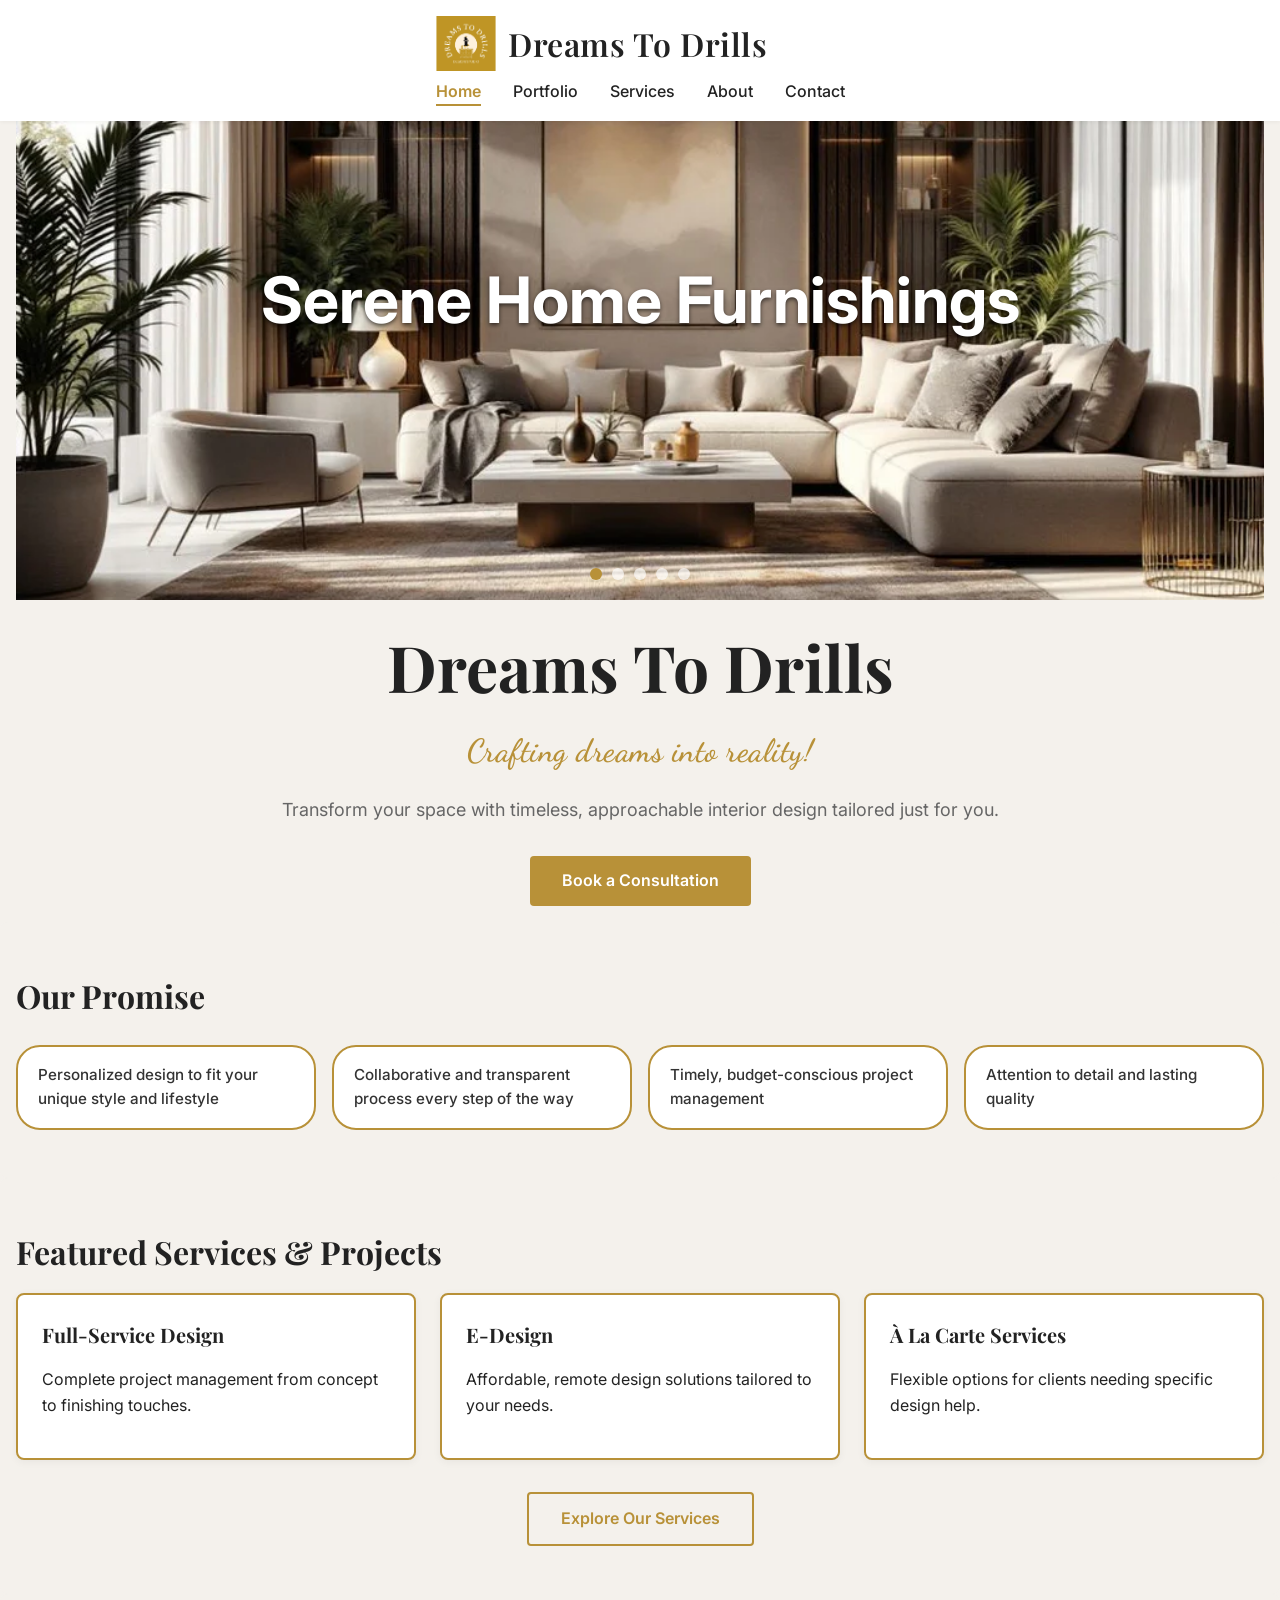
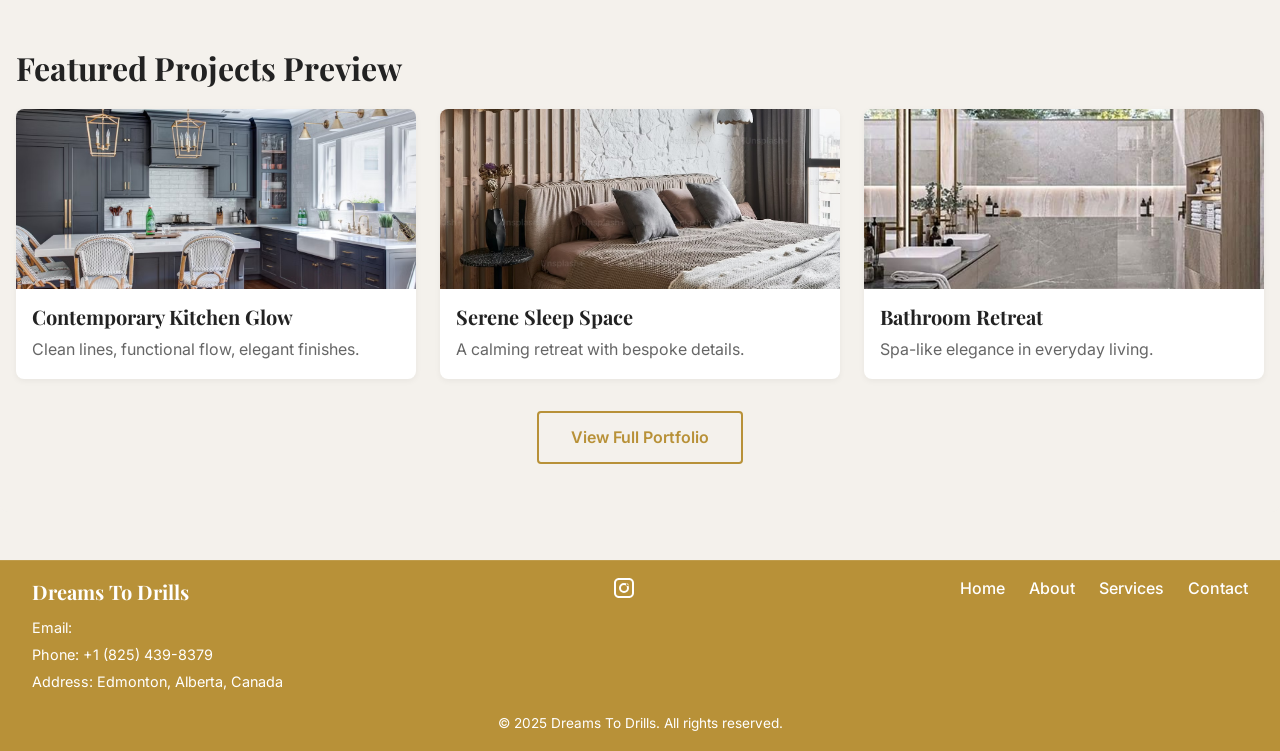
<file: index.html>
<!DOCTYPE html>
<html lang="en">
<head>
  <meta charset="UTF-8" />
  <meta name="viewport" content="width=device-width, initial-scale=1" />
  <link rel="canonical" href="https://www.dreamstodrills.com/index.html" />
  <title>Dreams To Drills | Edmonton, AB | Interior Design Services</title>
  <meta name="description" content="Dreams To Drills offers expert interior design in Edmonton—custom cabinets, elegant layouts, lighting, and décor to transform your spaces." />
  <meta name="keywords" content="interior design, Edmonton, custom cabinets, home décor, e-design, lighting, flooring" />
  <meta name="author" content="Dreams To Drills" />
  <meta name="robots" content="index, follow" />
  <!-- Open Graph -->
  <meta property="og:title" content="Dreams To Drills — Interior Design Service in Edmonton, AB" />
  <meta property="og:description" content="Your go‑to interior design experts in Edmonton. From custom layouts to finishing touches, we bring your dream space to life." />
  <meta property="og:image" content="https://dreamstodrills.com/assets/social-preview.jpg" />
  <meta property="og:url" content="https://dreamstodrills.com/index.html" />
  <meta property="og:type" content="website" />
  <!-- Twitter -->
  <meta name="twitter:card" content="summary_large_image" />
  <meta name="twitter:title" content="Dreams To Drills — Interior Design Service in Edmonton, AB" />
  <meta name="twitter:description" content="Explore our interior design services in Edmonton — from planning to décor, we deliver dream spaces." />
  <meta name="twitter:image" content="https://dreamstodrills.com/assets/social-preview.jpg" />
  <!-- Fonts, CSS, Scripts -->
  <link rel="stylesheet" href="styles.css" />
  <link href="https://fonts.googleapis.com/css2?family=Inter:wght@300;400;600&family=Playfair+Display:wght@500;700&display=swap" rel="stylesheet" />
  <link href="https://fonts.googleapis.com/css2?family=UnifrakturCook:wght@700&display=swap" rel="stylesheet">
  <link href="https://fonts.googleapis.com/css2?family=Dancing+Script&display=swap" rel="stylesheet">
  <link href="https://fonts.googleapis.com/css2?family=Lora:wght@600&display=swap" rel="stylesheet">
  <link href="https://fonts.googleapis.com/css2?family=Cormorant+Garamond:wght@600&display=swap" rel="stylesheet">
  <link href="https://fonts.googleapis.com/css2?family=Quicksand:wght@600&display=swap" rel="stylesheet">
  <link href="https://fonts.googleapis.com/css2?family=DM+Serif+Display&display=swap" rel="stylesheet">
  <script src="https://cdn.emailjs.com/dist/email.min.js"></script>
  <script src="assets/scripts/main.js"></script>
  <!-- JSON-LD -->
  <script type="application/ld+json">
  {
    "@context": "https://schema.org",
    "@type": "LocalBusiness",
    "name": "Dreams To Drills",
    "url": "https://dreamstodrills.com",
    "description": "Interior design studio transforming Edmonton homes with custom spaces, cabinetry, finishes, and décor.",
    "telephone": "+1-825-439-8379",
    "address": {
      "@type": "PostalAddress",
      "streetAddress": "1507 12 Ave NW",
      "addressLocality": "Edmonton",
      "addressRegion": "AB",
      "postalCode": "T6T 2S6",
      "addressCountry": "CA"
    },
    "openingHours": "Mo,Tu,We,Th,Fr 09:00-17:00",
    "logo": "https://dreamstodrills.com/assets/images/logo.png",
    "sameAs": [
      "https://www.facebook.com/dreamstodrills",
      "https://www.instagram.com/dreamstodrills"
    ]
  }
  </script>
</head>
<body>
  <header class="site-header">
    <div class="nav-container"> 
      <nav class="navbar">
        <a href="index.html" class="logo">
          <img src="assets/images/logo.png" alt="Dreams To Drills logo" class="logo-img"/>
          <span class="logo-text">Dreams To Drills</span>
        </a>
  
        <ul class="nav-links">
          <li><a href="index.html" class="active">Home</a></li>
          <li><a href="portfolio.html">Portfolio</a></li>
          <li><a href="services.html">Services</a></li>
          <li><a href="about.html">About</a></li>
          <li><a href="contact.html">Contact</a></li>
        </ul>
      </nav>
    </div>
  </header>
  <div id="header-spacer"></div>

  <main>
    <section class="hero-slider container">
      <div class="hero-slider-container">
        <div class="slides">
          <div class="slide active">
            <img src="assets/images/hero1.png" alt="Hero Image 1" class="slide-image" />
            <div class="hero-overlay">
              <div class="hero-heading">Serene Home Furnishings</div>
            </div>
          </div>
          <div class="slide">
            <img src="assets/images/hero2.png" alt="Hero Image 2" class="slide-image" />
            <div class="hero-overlay">
              <div class="hero-heading">Full House Interior Designing</div>
            </div>
          </div>
          <div class="slide">
            <img src="assets/images/hero3.png" alt="Hero Image 3" class="slide-image" />
            <div class="hero-overlay">
              <div class="hero-heading">Office Design Spaces</div>
            </div>
          </div>
          <div class="slide">
            <img src="assets/images/hero4.png" alt="Hero Image 4" class="slide-image" />
            <div class="hero-overlay">
              <div class="hero-heading">Full Home Renovations</div>
            </div>
          </div>
          <div class="slide">
            <img src="assets/images/hero5.png" alt="Hero Image 5" class="slide-image" />
            <div class="hero-overlay">
              <div class="hero-heading">Sophisticated Modern Living</div>
            </div>
          </div>
        </div>

        <div class="dots">
          <span class="dot active" data-slide="0"></span>
          <span class="dot" data-slide="1"></span>
          <span class="dot" data-slide="2"></span>
          <span class="dot" data-slide="3"></span>
          <span class="dot" data-slide="4"></span>
        </div>
      </div>
    </section>

    <section class="hero">
       <div class="hero-text">
        <h1 class="hero-title">Dreams To Drills</h1>
        <h2 class="hero-subtitle">Crafting dreams into reality!</h2>
        <p class="hero-description">Transform your space with timeless, approachable interior design tailored just for you.</p>
        <a href="contact.html" class="cta-button">Book a Consultation</a>
      </div>
    </section>

    <section class="section-neutral container">
      <h2>Our Promise</h2>
      <div class="promise-tabs">
        <div class="promise-tab">Personalized design to fit your unique style and lifestyle</div>
        <div class="promise-tab">Collaborative and transparent process every step of the way</div>
        <div class="promise-tab">Timely, budget-conscious project management</div>
        <div class="promise-tab">Attention to detail and lasting quality</div>
      </div>
    </section>

    <section class="section-neutral container">
      <h2>Featured Services & Projects</h2>
      <div class="services-flex">
        <div class="service-block">
          <h3>Full-Service Design</h3>
          <p>Complete project management from concept to finishing touches.</p>
        </div>
        <div class="service-block">
          <h3>E-Design</h3>
          <p>Affordable, remote design solutions tailored to your needs.</p>
        </div>
        <div class="service-block">
          <h3>À La Carte Services</h3>
          <p>Flexible options for clients needing specific design help.</p>
        </div>
      </div>
      <div class="cta" style="margin-top:2rem; text-align:center;">
        <a href="services.html" class="cta-button secondary">Explore Our Services</a>
      </div>
    </section>

    <section class="section-neutral container">
      <h2>Featured Projects Preview</h2>
      <div class="project-grid">
        <div class="project-item">
          <img src="assets/images/pf-kitchen.jpg" alt="Modern kitchen with brass accents" />
          <h3>Contemporary Kitchen Glow</h3>
          <p>Clean lines, functional flow, elegant finishes.</p>
        </div>
        <div class="project-item">
          <img src="assets/images/pf-bedroom.jpg" alt="Soft neutral bedroom with custom textiles" />
          <h3>Serene Sleep Space</h3>
          <p>A calming retreat with bespoke details.</p>
        </div>
        <div class="project-item">
          <img src="assets/images/pf-bathroom.jpg" alt="Luxurious spa-style bathroom design" />
          <h3>Bathroom Retreat</h3>
          <p>Spa-like elegance in everyday living.</p>
        </div>
      </div>
      <div class="cta" style="margin-top:2rem; text-align:center;">
        <a href="portfolio.html" class="cta-button secondary">View Full Portfolio</a>
      </div>
    </section>
  </main>

  <footer class="site-footer">
    <div class="footer-container">
      <!-- Left: Contact Info -->
      <div class="footer-left">
        <h2>Dreams To Drills</h2>
        <p>Email: <a id="footer-email-link" class="footer-link"></a></p>
        <p>Phone: <a href="tel:+18254398379" class="footer-link">+1 (825) 439-8379</a></p>
        <p>Address: Edmonton, Alberta, Canada</p>
      </div>
      <!-- Center: Social Icons -->
      <div class="footer-center">
        <div class="footer-social">
          <a href="https://instagram.com/dreamstodrills" target="_blank" aria-label="Instagram" rel="noopener noreferrer">
            <!-- Instagram SVG Icon -->
            <svg width="24" height="24" fill="currentColor" viewBox="0 0 24 24" aria-hidden="true">
              <path d="M7 2C4.243 2 2 4.243 2 7v10c0 2.757 2.243 5 5 5h10c2.757 0 5-2.243 5-5V7c0-2.757-2.243-5-5-5H7zm0 2h10a3 3 0 013 3v10a3 3 0 01-3 3H7a3 3 0 01-3-3V7a3 3 0 013-3zm5 3a5 5 0 100 10 5 5 0 000-10zm0 2a3 3 0 110 6 3 3 0 010-6zm4.5-.25a1.25 1.25 0 11-2.5 0 1.25 1.25 0 012.5 0z"/>
            </svg>
          <!--
          <a href="https://facebook.com" target="_blank" aria-label="Facebook">
            <svg viewBox="0 0 320 512" xmlns="http://www.w3.org/2000/svg"><path d="M279.14 288l14.22-92.66h-88.91V129.5c0-25.35 12.42-50.06 52.24-50.06H293V6.26S259.36 0 225.36 0c-73.6 0-121.14 44.38-121.14 124.72V195.3H22.89V288h81.33v224h100.17V288z"/></svg>
          </a>
          <a href="https://twitter.com" target="_blank" aria-label="Twitter">
            <svg viewBox="0 0 512 512" xmlns="http://www.w3.org/2000/svg"><path d="M459.4 151.7c.3 4.1.3 8.2.3 12.3 0 125.5-95.5 270.1-270.1 270.1-53.6 0-103.5-15.7-145.5-42.5 7.5.9 15.1 1.2 22.9 1.2 44.4 0 85.2-15.1 117.5-40.8-41.6-.9-76.5-28.1-88.5-65.6 5.8.9 11.6 1.5 17.5 1.5 8.4 0 16.5-1.2 24.3-3.3-43.6-8.7-76.5-47.1-76.5-93.4v-1.2c12.9 7.2 27.7 11.6 43.6 12.3-25.8-17.2-42.6-46.4-42.6-79.7 0-17.5 4.7-33.8 12.9-47.8 47.1 57.5 117.5 95.2 196.3 99.2-1.5-7.2-2.1-14.7-2.1-22.2 0-54 43.6-97.6 97.6-97.6 28.1 0 53.6 11.9 71.5 31.2 22.3-4.4 43.3-12.6 62.1-23.9-7.2 22.6-22.6 41.6-42.6 53.6z"/></svg>
          </a>
          <a href="https://youtube.com" target="_blank" aria-label="YouTube">
            <svg viewBox="0 0 576 512" xmlns="http://www.w3.org/2000/svg"><path d="M549.7 124.1c-6.3-23.7-24.9-42.3-48.6-48.6C458.7 64 288 64 288 64s-170.7 0-213.1 11.4c-23.7 6.3-42.3 24.9-48.6 48.6C16.9 166.5 16.9 256 16.9 256s0 89.5 10.4 131.9c6.3 23.7 24.9 42.3 48.6 48.6C117.3 448 288 448 288 448s170.7 0 213.1-11.4c23.7-6.3 42.3-24.9 48.6-48.6C559.1 345.5 559.1 256 559.1 256s0-89.5-9.4-131.9zM232 334.1V177.9l142.2 78.1L232 334.1z"/></svg>
          </a>
          <a href="https://pinterest.com" target="_blank" aria-label="Pinterest">
            <svg viewBox="0 0 496 512" xmlns="http://www.w3.org/2000/svg"><path d="M248 8C111 8 0 119 0 256c0 110.3 71.3 203.9 170.8 236.8-2.3-20.1-4.3-51.1.9-73.1 4.7-19.7 30.2-125.4 30.2-125.4s-7.6-15.2-7.6-37.6c0-35.2 20.4-61.5 45.8-61.5 21.6 0 32 16.2 32 35.6 0 21.7-13.9 54.2-21.1 84.3-6 25.3 12.8 45.8 37.9 45.8 45.4 0 76-58.3 76-127.2 0-52.5-35.4-91.8-99.6-91.8-72.6 0-118.2 54.3-118.2 114.7 0 20.8 6.1 35.5 15.7 46.9 4.4 5.2 5 7.3 3.4 13.2-1.1 4.3-3.6 14.7-4.7 18.8-1.5 5.8-6.2 7.9-11.4 5.8-31.9-13-46.7-47.9-46.7-87.3 0-64.7 54.5-142.4 162.6-142.4 86.8 0 144.1 62.8 144.1 130.1 0 89.2-49.5 155.8-122.2 155.8-24.4 0-47.4-13.2-55.3-28.4l-15.1 57.5c-5.5 20.8-20.4 46.9-30.4 62.9 22.8 7.1 47 10.9 72 10.9 137 0 248-111 248-248C496 119 385 8 248 8z"/></svg>
          </a>
          -->
        </div>
      </div>
      <!-- Right: Navigation Links -->
      <div class="footer-right">
        <nav class="footer-nav">
          <a href="index.html">Home</a>
          <a href="about.html">About</a>
          <a href="services.html">Services</a>
          <a href="contact.html">Contact</a>
        </nav>
      </div>
    </div>
    <!-- Bottom Copyright -->
    <div class="footer-bottom">
      &copy; 2025 Dreams To Drills. All rights reserved.
    </div>
  </footer>
</body>
</html>
</file>
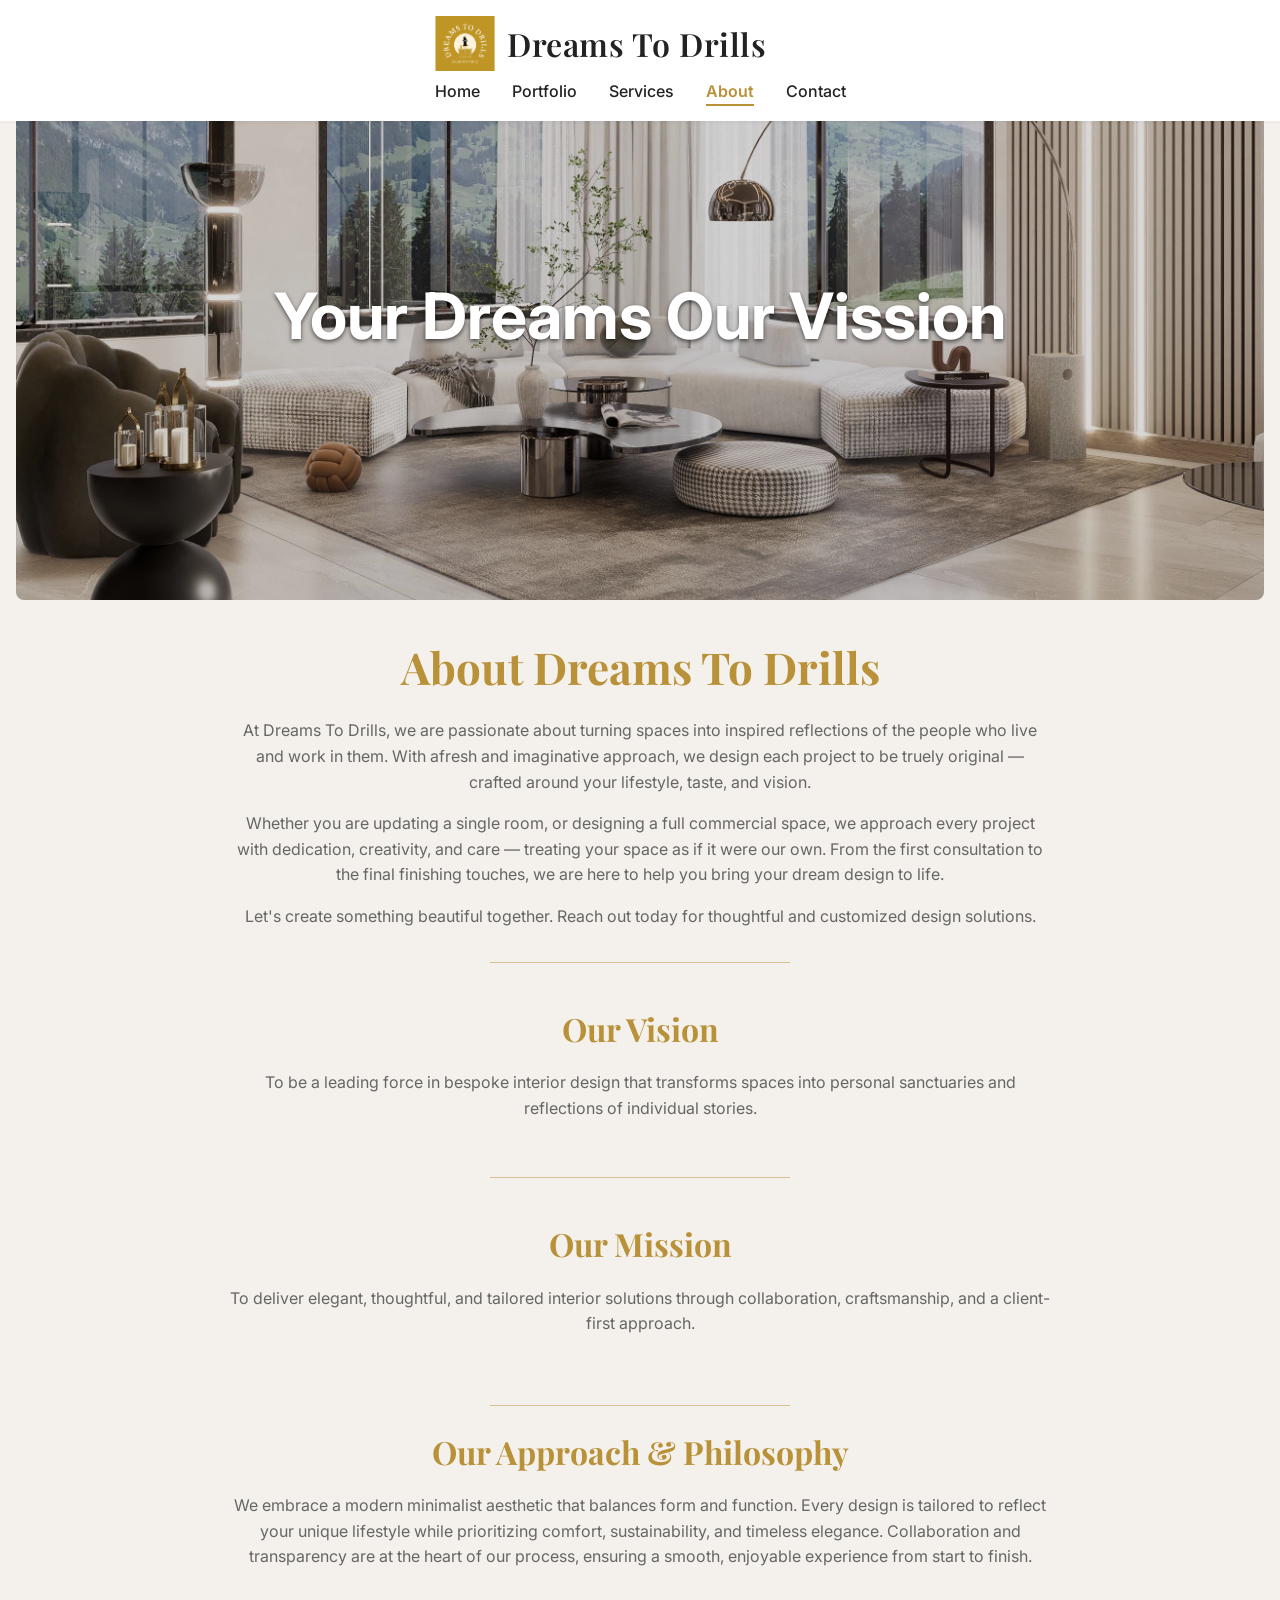
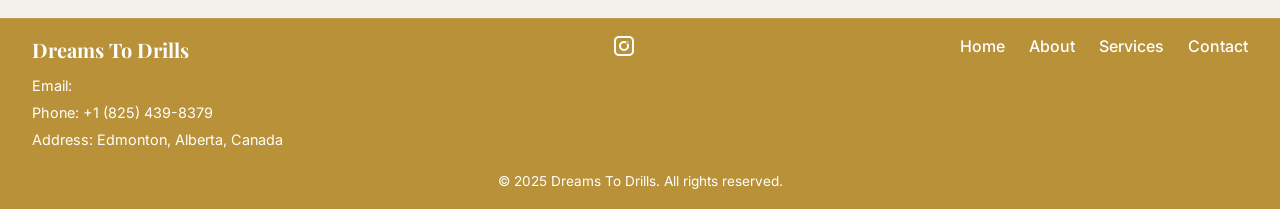
<file: about.html>
<!DOCTYPE html>
<html lang="en">
<head>
  <meta charset="UTF-8" />
  <meta name="viewport" content="width=device-width, initial-scale=1" />
  <link rel="canonical" href="https://www.dreamstodrills.com/about.html" />
  <title>About Us | Dreams To Drills – Your Edmonton Design Experts</title>
  <meta name="description" content="Meet the creative minds behind Dreams To Drills. Learn about our vision, values, and commitment to interior excellence in Edmonton." />
  <meta name="keywords" content="about interior designers, Edmonton design team, home décor experts, custom interior firm" />
  <meta name="author" content="Dreams To Drills" />
  <meta name="robots" content="index, follow" />
  <!-- Open Graph -->
  <meta property="og:title" content="About Dreams To Drills" />
  <meta property="og:description" content="Meet the team passionate about transforming spaces in Edmonton. Our story, mission, and why we love design." />
  <meta property="og:image" content="https://dreamstodrills.com/assets/about-preview.jpg" />
  <meta property="og:url" content="https://dreamstodrills.com/about.html" />
  <!-- Twitter -->
  <meta name="twitter:card" content="summary_large_image" />
  <meta name="twitter:title" content="About Dreams To Drills | Interior Design Experts in Edmonton, AB" />
  <meta name="twitter:description" content="Interior design fueled by passion and expertise. Learn more about Dreams To Drills." />
  <meta name="twitter:image" content="https://dreamstodrills.com/assets/about-preview.jpg" />
  <!-- Fonts, CSS, Scripts -->
  <link rel="stylesheet" href="styles.css" />
  <link href="https://fonts.googleapis.com/css2?family=Inter:wght@300;400;600&family=Playfair+Display:wght@500;700&display=swap" rel="stylesheet" />
  <script src="https://cdn.emailjs.com/dist/email.min.js"></script>
  <script src="assets/scripts/main.js"></script>
  <!-- JSON-LD -->
  <script type="application/ld+json">
  {
    "@context": "https://schema.org",
    "@type": "Organization",
    "name": "Dreams To Drills",
    "url": "https://dreamstodrills.com/about.html",
    "description": "Interior design team based in Edmonton specializing in unique, client-driven spaces."
  }
  </script>
</head>
<body>
  <header class="site-header">
    <div class="nav-container"> 
      <nav class="navbar">
        <a href="index.html" class="logo">
          <img src="assets/images/logo.png" alt="Dreams To Drills logo" class="logo-img"/>
          <span class="logo-text">Dreams To Drills</span>
        </a>
        <ul class="nav-links">
          <li><a href="index.html">Home</a></li>
          <li><a href="portfolio.html">Portfolio</a></li>
          <li><a href="services.html">Services</a></li>
          <li><a href="about.html" class="active">About</a></li>
          <li><a href="contact.html">Contact</a></li>
        </ul>
      </nav>
    </div>
  </header>
  <div id="header-spacer"></div>

  <main class="about-page">
    <section class="hero">
      <div class="container">
        <img src="assets/images/hero-about.jpg" alt="Beautiful warm minimalist living room" class="hero-image" />
      </div>
      <div class="hero-overlay">
        <div class="hero-heading">Your Dreams Our Vission</div>
      </div>
    </section>

    <section class="about-intro">
      <h1>About Dreams To Drills</h1>
      <p>At Dreams To Drills, we are passionate about turning spaces into inspired reflections of the people who live and work in them. With afresh and imaginative approach, we design each project to be truely original — crafted around your lifestyle, taste, and vision.</p>
      <p> Whether you are updating a single room, or designing a full commercial space, we approach every project with dedication, creativity, and care — treating your space as if it were our own. From the first consultation to the final finishing touches, we are here to help you bring your dream design to life.</p>
      <p> Let's create something beautiful together. Reach out today for thoughtful and customized design solutions.</p>
    </section>

    <hr class="section-divider">

    <section class="vision-mission">
      <div class="vision">
        <h2>Our Vision</h2>
        <p>To be a leading force in bespoke interior design that transforms spaces into personal sanctuaries and reflections of individual stories.</p>
      </div>
      <hr class="section-divider">
      <div class="mission">
        <h2>Our Mission</h2>
        <p>To deliver elegant, thoughtful, and tailored interior solutions through collaboration, craftsmanship, and a client-first approach.</p>
      </div>
    </section>

    <hr class="section-divider">

    <section class="approach">
      <h2>Our Approach & Philosophy</h2>
      <p>We embrace a modern minimalist aesthetic that balances form and function. Every design is tailored to reflect your unique lifestyle while prioritizing comfort, sustainability, and timeless elegance. Collaboration and transparency are at the heart of our process, ensuring a smooth, enjoyable experience from start to finish.</p>
    </section>

    <!--
    <section class="team-section">
      <h2>Meet the Founder</h2>
      <div class="team-grid">
        <div class="team-member">
          <img src="assets/images/headshot-placeholder.jpg" alt="Headshot of Sarah Lee, Founder and Lead Designer" />
          <h3>Founder Lady</h3>
          <p class="role">Founder & Lead Designer</p>
          <p>Founder Lady’s passion for design and detail shapes every project with creativity and precision. With over 10 years of experience, she leads the team in delivering personalized, impactful interiors.</p>
        </div>
      </div>
    </section>
    -->
  </main>

  <footer class="site-footer">
    <div class="footer-container">
      <!-- Left: Contact Info -->
      <div class="footer-left">
        <h2>Dreams To Drills</h2>
        <p>Email: <a id="footer-email-link" class="footer-link"></a></p>
        <p>Phone: <a href="tel:+18254398379" class="footer-link">+1 (825) 439-8379</a></p>
        <p>Address: Edmonton, Alberta, Canada</p>
      </div>
      <!-- Center: Social Icons -->
      <div class="footer-center">
        <div class="footer-social">
          <a href="https://instagram.com/dreamstodrills" target="_blank" aria-label="Instagram" rel="noopener noreferrer">
            <!-- Instagram SVG Icon -->
            <svg width="24" height="24" fill="currentColor" viewBox="0 0 24 24" aria-hidden="true">
              <path d="M7 2C4.243 2 2 4.243 2 7v10c0 2.757 2.243 5 5 5h10c2.757 0 5-2.243 5-5V7c0-2.757-2.243-5-5-5H7zm0 2h10a3 3 0 013 3v10a3 3 0 01-3 3H7a3 3 0 01-3-3V7a3 3 0 013-3zm5 3a5 5 0 100 10 5 5 0 000-10zm0 2a3 3 0 110 6 3 3 0 010-6zm4.5-.25a1.25 1.25 0 11-2.5 0 1.25 1.25 0 012.5 0z"/>
            </svg>
          <!--
          <a href="https://facebook.com" target="_blank" aria-label="Facebook">
            <svg viewBox="0 0 320 512" xmlns="http://www.w3.org/2000/svg"><path d="M279.14 288l14.22-92.66h-88.91V129.5c0-25.35 12.42-50.06 52.24-50.06H293V6.26S259.36 0 225.36 0c-73.6 0-121.14 44.38-121.14 124.72V195.3H22.89V288h81.33v224h100.17V288z"/></svg>
          </a>
          <a href="https://twitter.com" target="_blank" aria-label="Twitter">
            <svg viewBox="0 0 512 512" xmlns="http://www.w3.org/2000/svg"><path d="M459.4 151.7c.3 4.1.3 8.2.3 12.3 0 125.5-95.5 270.1-270.1 270.1-53.6 0-103.5-15.7-145.5-42.5 7.5.9 15.1 1.2 22.9 1.2 44.4 0 85.2-15.1 117.5-40.8-41.6-.9-76.5-28.1-88.5-65.6 5.8.9 11.6 1.5 17.5 1.5 8.4 0 16.5-1.2 24.3-3.3-43.6-8.7-76.5-47.1-76.5-93.4v-1.2c12.9 7.2 27.7 11.6 43.6 12.3-25.8-17.2-42.6-46.4-42.6-79.7 0-17.5 4.7-33.8 12.9-47.8 47.1 57.5 117.5 95.2 196.3 99.2-1.5-7.2-2.1-14.7-2.1-22.2 0-54 43.6-97.6 97.6-97.6 28.1 0 53.6 11.9 71.5 31.2 22.3-4.4 43.3-12.6 62.1-23.9-7.2 22.6-22.6 41.6-42.6 53.6z"/></svg>
          </a>
          <a href="https://youtube.com" target="_blank" aria-label="YouTube">
            <svg viewBox="0 0 576 512" xmlns="http://www.w3.org/2000/svg"><path d="M549.7 124.1c-6.3-23.7-24.9-42.3-48.6-48.6C458.7 64 288 64 288 64s-170.7 0-213.1 11.4c-23.7 6.3-42.3 24.9-48.6 48.6C16.9 166.5 16.9 256 16.9 256s0 89.5 10.4 131.9c6.3 23.7 24.9 42.3 48.6 48.6C117.3 448 288 448 288 448s170.7 0 213.1-11.4c23.7-6.3 42.3-24.9 48.6-48.6C559.1 345.5 559.1 256 559.1 256s0-89.5-9.4-131.9zM232 334.1V177.9l142.2 78.1L232 334.1z"/></svg>
          </a>
          <a href="https://pinterest.com" target="_blank" aria-label="Pinterest">
            <svg viewBox="0 0 496 512" xmlns="http://www.w3.org/2000/svg"><path d="M248 8C111 8 0 119 0 256c0 110.3 71.3 203.9 170.8 236.8-2.3-20.1-4.3-51.1.9-73.1 4.7-19.7 30.2-125.4 30.2-125.4s-7.6-15.2-7.6-37.6c0-35.2 20.4-61.5 45.8-61.5 21.6 0 32 16.2 32 35.6 0 21.7-13.9 54.2-21.1 84.3-6 25.3 12.8 45.8 37.9 45.8 45.4 0 76-58.3 76-127.2 0-52.5-35.4-91.8-99.6-91.8-72.6 0-118.2 54.3-118.2 114.7 0 20.8 6.1 35.5 15.7 46.9 4.4 5.2 5 7.3 3.4 13.2-1.1 4.3-3.6 14.7-4.7 18.8-1.5 5.8-6.2 7.9-11.4 5.8-31.9-13-46.7-47.9-46.7-87.3 0-64.7 54.5-142.4 162.6-142.4 86.8 0 144.1 62.8 144.1 130.1 0 89.2-49.5 155.8-122.2 155.8-24.4 0-47.4-13.2-55.3-28.4l-15.1 57.5c-5.5 20.8-20.4 46.9-30.4 62.9 22.8 7.1 47 10.9 72 10.9 137 0 248-111 248-248C496 119 385 8 248 8z"/></svg>
          </a>
          -->
        </div>
      </div>
      <!-- Right: Navigation Links -->
      <div class="footer-right">
        <nav class="footer-nav">
          <a href="index.html">Home</a>
          <a href="about.html">About</a>
          <a href="services.html">Services</a>
          <a href="contact.html">Contact</a>
        </nav>
      </div>
    </div>
    <!-- Bottom Copyright -->
    <div class="footer-bottom">
      &copy; 2025 Dreams To Drills. All rights reserved.
    </div>
  </footer>
</body>
</html>
</file>
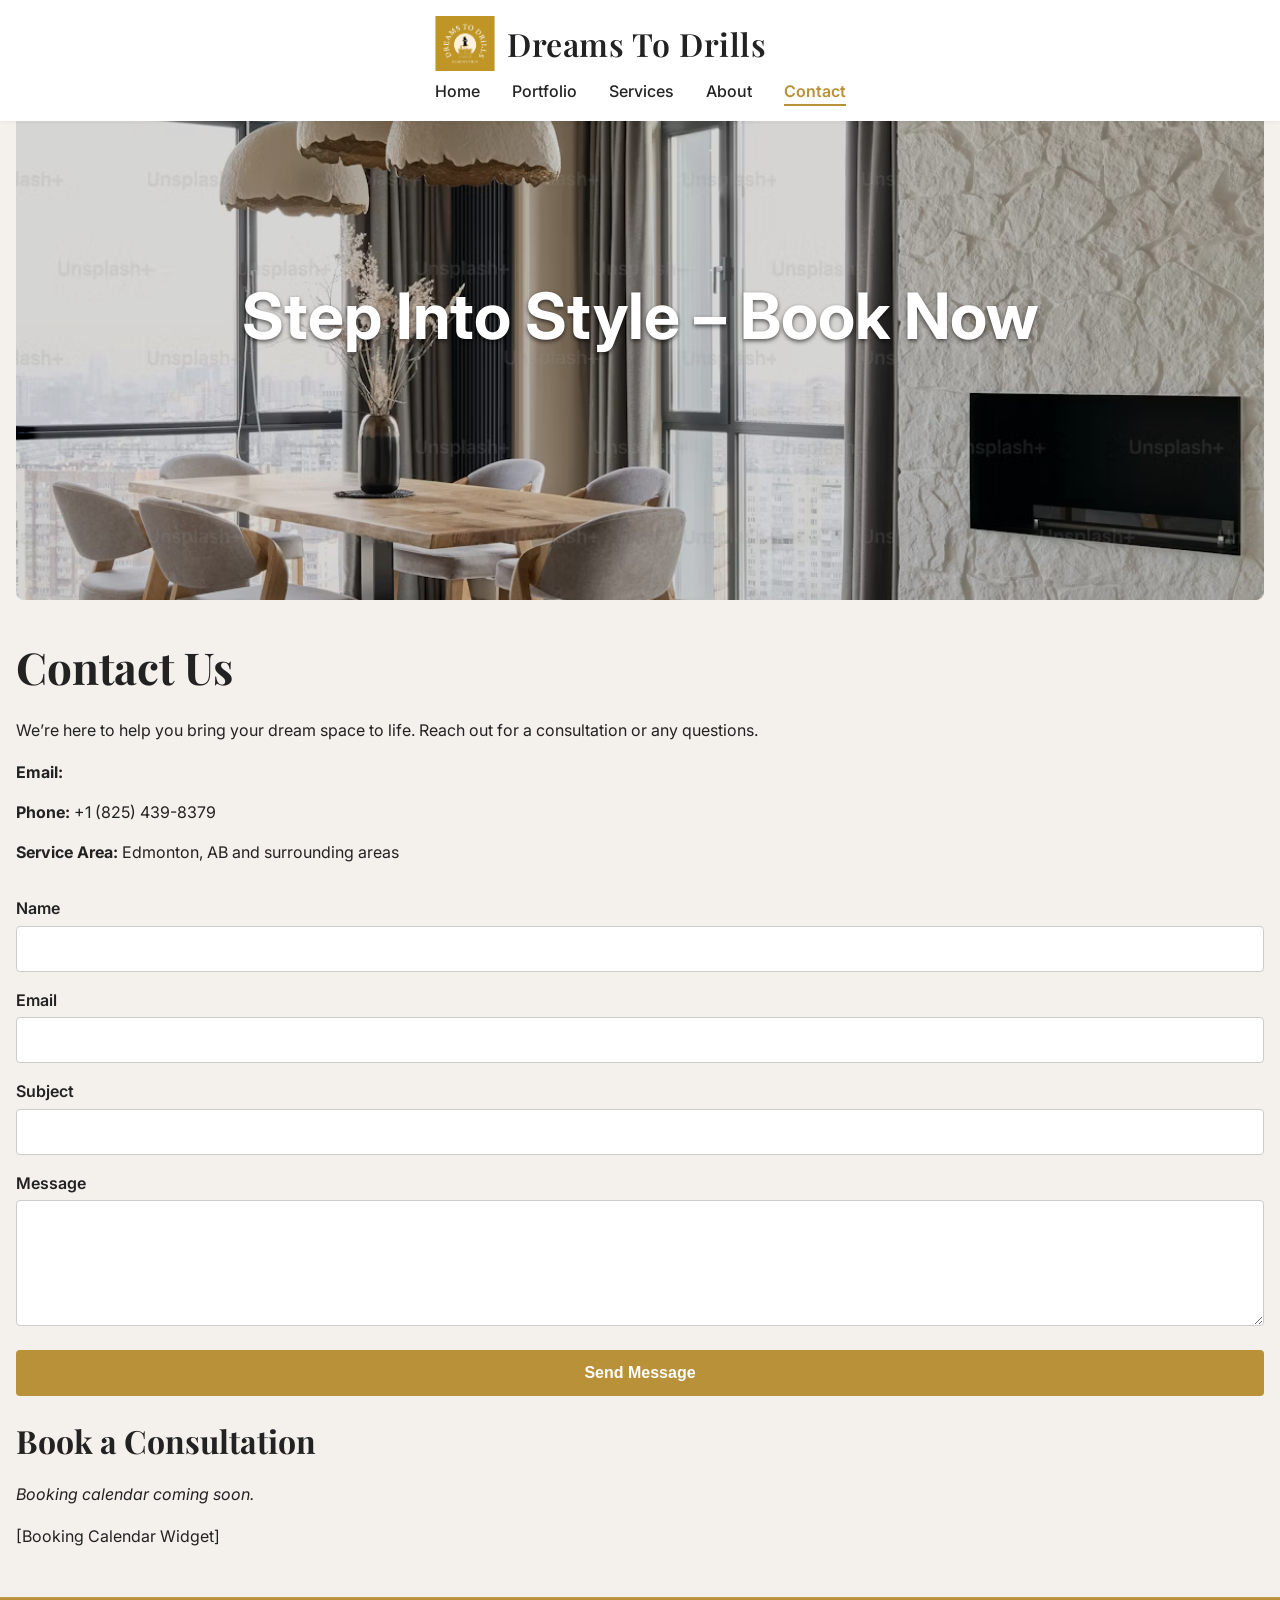
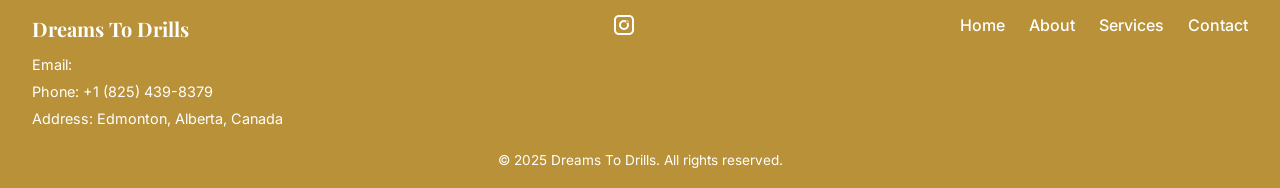
<file: contact.html>
<!DOCTYPE html>
<html lang="en">
<head>
  <meta charset="UTF-8" />
  <meta name="viewport" content="width=device-width, initial-scale=1" />
  <link rel="canonical" href="https://www.dreamstodrills.com/contact.html" />
  <title>Contact Us | Dreams To Drills – Start Your Design Journey | Interior Design | Edmonton, AB</title>
  <meta name="description" content="Have a project in mind? Contact Dreams To Drills for interior design consultations, estimates, or general inquiries in Edmonton." />
  <meta name="keywords" content="contact interior designer, Edmonton home designer, interior quotes, design consultations" />
  <meta name="author" content="Dreams To Drills" />
  <meta name="robots" content="index, follow" />
  <!-- Open Graph -->
  <meta property="og:title" content="Contact Dreams To Drills | Interior Design | Edmonton, AB" />
  <meta property="og:description" content="Ready to transform your space? Reach out to discuss your vision with our Edmonton-based design team." />
  <meta property="og:image" content="https://dreamstodrills.com/assets/contact-preview.jpg" />
  <meta property="og:url" content="https://dreamstodrills.com/contact.html" />
  <!-- Twitter -->
  <meta name="twitter:card" content="summary_large_image" />
  <meta name="twitter:title" content="Connect with Dreams To Drills" />
  <meta name="twitter:description" content="Speak with our design team today—let's build your dream space together." />
  <meta name="twitter:image" content="https://dreamstodrills.com/assets/contact-preview.jpg" />
  <!-- Fonts, CSS, Scripts -->
  <link rel="stylesheet" href="styles.css" />
  <link href="https://fonts.googleapis.com/css2?family=Inter:wght@300;400;600&family=Playfair+Display:wght@500;700&display=swap" rel="stylesheet" />
  <script src="https://cdn.emailjs.com/dist/email.min.js"></script>
  <script src="assets/scripts/main.js"></script>
  <!-- JSON-LD -->
  <script type="application/ld+json">
  {
    "@context": "https://schema.org",
    "@type": "ContactPage",
    "name": "Contact Dreams To Drills",
    "url": "https://dreamstodrills.com/contact.html",
    "description": "Contact Dreams To Drills interior design studio in Edmonton."
  }
  </script>
</head>
<body>
  <header class="site-header">
    <div class="nav-container"> 
      <nav class="navbar">
        <a href="index.html" class="logo">
          <img src="assets/images/logo.png" alt="Dreams To Drills logo" class="logo-img"/>
          <span class="logo-text">Dreams To Drills</span>
        </a>
        <ul class="nav-links">
          <li><a href="index.html">Home</a></li>
          <li><a href="portfolio.html">Portfolio</a></li>
          <li><a href="services.html">Services</a></li>
          <li><a href="about.html">About</a></li>
          <li><a href="contact.html" class="active">Contact</a></li>
        </ul>
      </nav>
    </div>
  </header>
  <div id="header-spacer"></div>

  <main class="contact-page">
    <section class="hero">
      <div class="container">
        <img src="assets/images/hero-contact.jpg" alt="Beautiful warm minimalist living room" class="hero-image" />
      </div>
      <div class="hero-overlay">
        <div class="hero-heading">Step Into Style – Book Now</div>
      </div>
    </section>

    <section class="intro container">
    <h1>Contact Us</h1>
    <p>We’re here to help you bring your dream space to life. Reach out for a consultation or any questions.</p>
    </section>

    <section class="contact-info container">
      <p id="email-container"><strong>Email:</strong> <a href="" id="email-link"></a></p>
      <p><strong>Phone:</strong> <a href="tel:+18254398379">+1 (825) 439-8379</a></p>
      <p><strong>Service Area:</strong> Edmonton, AB and surrounding areas</p>
    </section>

    <section class="contact-form-section container">
      <!--<form action="mailto:dreamstodrills@gmail.com" method="post" enctype="text/plain" class="contact-form" aria-label="Contact form"-->
      <form id="contact-form" class="contact-form" aria-label="Contact form">
        <label for="name">Name</label>
        <input type="text" id="name" name="name" required aria-required="true" />

        <label for="email">Email</label>
        <input type="email" id="email" name="email" required aria-required="true" />

        <label for="subject">Subject</label>
        <input type="text" id="subject" name="subject" required aria-required="true" />

        <label for="message">Message</label>
        <textarea id="message" name="message" rows="5" required aria-required="true"></textarea>

        <button type="submit" class="cta-button">Send Message</button>
      </form>
      <div id="form-status"></div>
    </section>

    <section class="booking-calendar container">
      <h2>Book a Consultation</h2>
      <p><em>Booking calendar coming soon.</em></p>
      <!-- Placeholder for future booking calendar widget -->
      <div class="calendar-placeholder">[Booking Calendar Widget]</div>
    </section>
  </main>

  <footer class="site-footer">
    <div class="footer-container">
      <!-- Left: Contact Info -->
      <div class="footer-left">
        <h2>Dreams To Drills</h2>
        <p>Email: <a id="footer-email-link" class="footer-link"></a></p>
        <p>Phone: <a href="tel:+18254398379" class="footer-link">+1 (825) 439-8379</a></p>
        <p>Address: Edmonton, Alberta, Canada</p>
      </div>
      <!-- Center: Social Icons -->
      <div class="footer-center">
        <div class="footer-social">
          <a href="https://instagram.com/dreamstodrills" target="_blank" aria-label="Instagram" rel="noopener noreferrer">
            <!-- Instagram SVG Icon -->
            <svg width="24" height="24" fill="currentColor" viewBox="0 0 24 24" aria-hidden="true">
              <path d="M7 2C4.243 2 2 4.243 2 7v10c0 2.757 2.243 5 5 5h10c2.757 0 5-2.243 5-5V7c0-2.757-2.243-5-5-5H7zm0 2h10a3 3 0 013 3v10a3 3 0 01-3 3H7a3 3 0 01-3-3V7a3 3 0 013-3zm5 3a5 5 0 100 10 5 5 0 000-10zm0 2a3 3 0 110 6 3 3 0 010-6zm4.5-.25a1.25 1.25 0 11-2.5 0 1.25 1.25 0 012.5 0z"/>
            </svg>
          <!--
          <a href="https://facebook.com" target="_blank" aria-label="Facebook">
            <svg viewBox="0 0 320 512" xmlns="http://www.w3.org/2000/svg"><path d="M279.14 288l14.22-92.66h-88.91V129.5c0-25.35 12.42-50.06 52.24-50.06H293V6.26S259.36 0 225.36 0c-73.6 0-121.14 44.38-121.14 124.72V195.3H22.89V288h81.33v224h100.17V288z"/></svg>
          </a>
          <a href="https://twitter.com" target="_blank" aria-label="Twitter">
            <svg viewBox="0 0 512 512" xmlns="http://www.w3.org/2000/svg"><path d="M459.4 151.7c.3 4.1.3 8.2.3 12.3 0 125.5-95.5 270.1-270.1 270.1-53.6 0-103.5-15.7-145.5-42.5 7.5.9 15.1 1.2 22.9 1.2 44.4 0 85.2-15.1 117.5-40.8-41.6-.9-76.5-28.1-88.5-65.6 5.8.9 11.6 1.5 17.5 1.5 8.4 0 16.5-1.2 24.3-3.3-43.6-8.7-76.5-47.1-76.5-93.4v-1.2c12.9 7.2 27.7 11.6 43.6 12.3-25.8-17.2-42.6-46.4-42.6-79.7 0-17.5 4.7-33.8 12.9-47.8 47.1 57.5 117.5 95.2 196.3 99.2-1.5-7.2-2.1-14.7-2.1-22.2 0-54 43.6-97.6 97.6-97.6 28.1 0 53.6 11.9 71.5 31.2 22.3-4.4 43.3-12.6 62.1-23.9-7.2 22.6-22.6 41.6-42.6 53.6z"/></svg>
          </a>
          <a href="https://youtube.com" target="_blank" aria-label="YouTube">
            <svg viewBox="0 0 576 512" xmlns="http://www.w3.org/2000/svg"><path d="M549.7 124.1c-6.3-23.7-24.9-42.3-48.6-48.6C458.7 64 288 64 288 64s-170.7 0-213.1 11.4c-23.7 6.3-42.3 24.9-48.6 48.6C16.9 166.5 16.9 256 16.9 256s0 89.5 10.4 131.9c6.3 23.7 24.9 42.3 48.6 48.6C117.3 448 288 448 288 448s170.7 0 213.1-11.4c23.7-6.3 42.3-24.9 48.6-48.6C559.1 345.5 559.1 256 559.1 256s0-89.5-9.4-131.9zM232 334.1V177.9l142.2 78.1L232 334.1z"/></svg>
          </a>
          <a href="https://pinterest.com" target="_blank" aria-label="Pinterest">
            <svg viewBox="0 0 496 512" xmlns="http://www.w3.org/2000/svg"><path d="M248 8C111 8 0 119 0 256c0 110.3 71.3 203.9 170.8 236.8-2.3-20.1-4.3-51.1.9-73.1 4.7-19.7 30.2-125.4 30.2-125.4s-7.6-15.2-7.6-37.6c0-35.2 20.4-61.5 45.8-61.5 21.6 0 32 16.2 32 35.6 0 21.7-13.9 54.2-21.1 84.3-6 25.3 12.8 45.8 37.9 45.8 45.4 0 76-58.3 76-127.2 0-52.5-35.4-91.8-99.6-91.8-72.6 0-118.2 54.3-118.2 114.7 0 20.8 6.1 35.5 15.7 46.9 4.4 5.2 5 7.3 3.4 13.2-1.1 4.3-3.6 14.7-4.7 18.8-1.5 5.8-6.2 7.9-11.4 5.8-31.9-13-46.7-47.9-46.7-87.3 0-64.7 54.5-142.4 162.6-142.4 86.8 0 144.1 62.8 144.1 130.1 0 89.2-49.5 155.8-122.2 155.8-24.4 0-47.4-13.2-55.3-28.4l-15.1 57.5c-5.5 20.8-20.4 46.9-30.4 62.9 22.8 7.1 47 10.9 72 10.9 137 0 248-111 248-248C496 119 385 8 248 8z"/></svg>
          </a>
          -->
        </div>
      </div>
      <!-- Right: Navigation Links -->
      <div class="footer-right">
        <nav class="footer-nav">
          <a href="index.html">Home</a>
          <a href="about.html">About</a>
          <a href="services.html">Services</a>
          <a href="contact.html">Contact</a>
        </nav>
      </div>
    </div>
    <!-- Bottom Copyright -->
    <div class="footer-bottom">
      &copy; 2025 Dreams To Drills. All rights reserved.
    </div>
  </footer>
</body>
</html>
</file>
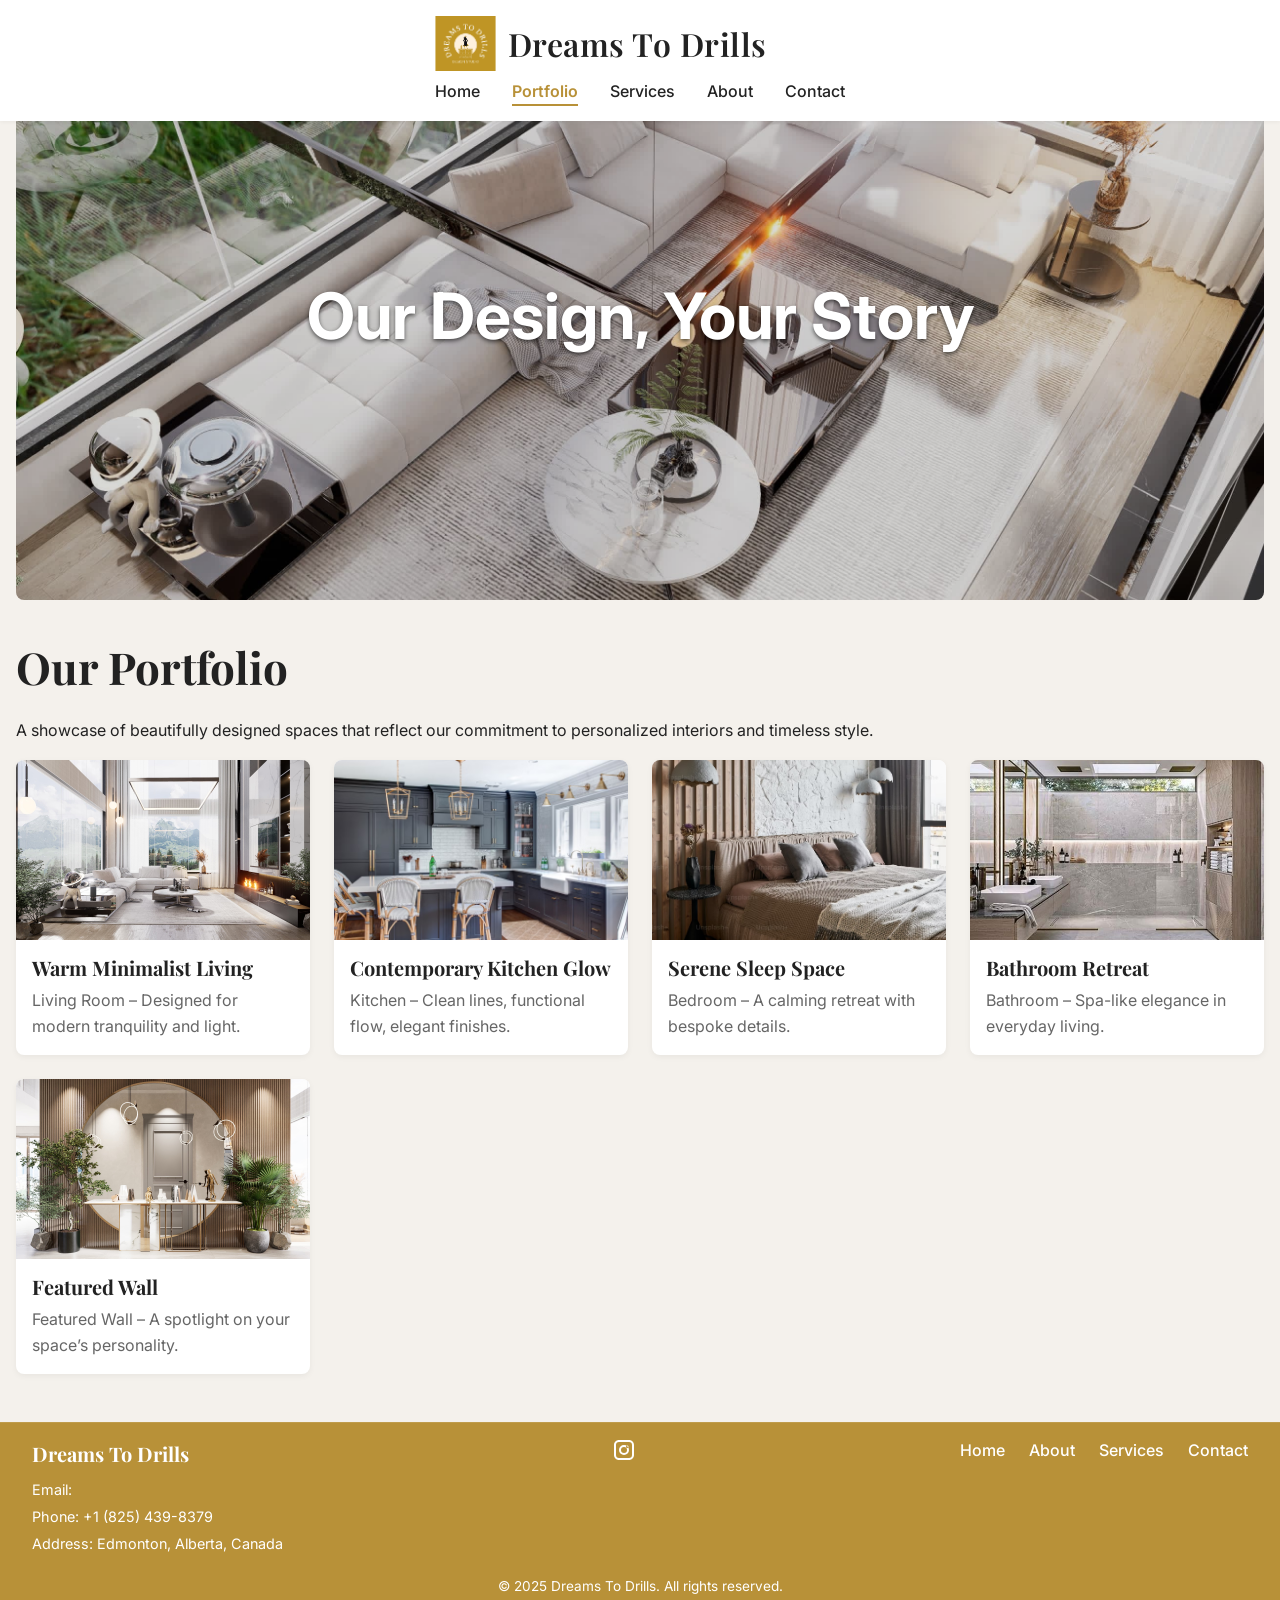
<file: portfolio.html>
<!DOCTYPE html>
<html lang="en">
  <head>
    <meta charset="UTF-8" />
    <meta name="viewport" content="width=device-width, initial-scale=1.0" />
    <link rel="canonical" href="https://www.dreamstodrills.com/portfolio.html" />
    <title>Portfolio | Dreams To Drills – Our Design Creations</title>
    <meta name="description" content="Browse our portfolio of beautifully designed interiors – custom cabinetry, luxury finishes, and creative layouts." />
    <meta name="keywords" content="interior design portfolio, Edmonton design projects, custom kitchens, home transformations" />
    <meta name="author" content="Dreams To Drills" />
    <meta name="robots" content="index, follow" />
    <!-- Open Graph -->
    <meta property="og:title" content="Portfolio | Dreams To Drills | Interior Design | Edmonton, AB" />
    <meta property="og:description" content="Real-world examples of how we turn Edmonton homes into dream interiors. Explore our design portfolio." />
    <meta property="og:image" content="https://dreamstodrills.com/assets/portfolio-preview.jpg" />
    <meta property="og:url" content="https://dreamstodrills.com/portfolio.html" />
    <!-- Twitter -->
    <meta name="twitter:card" content="summary_large_image" />
    <meta name="twitter:title" content="Portfolio | Dreams To Drills | Interior Design | Edmonton, AB" />
    <meta name="twitter:description" content="Take a visual journey through our home and interior transformations in Edmonton." />
    <meta name="twitter:image" content="https://dreamstodrills.com/assets/portfolio-preview.jpg" />
    <!-- Fonts, CSS, Scripts -->
    <link rel="stylesheet" href="styles.css" />
    <link href="https://fonts.googleapis.com/css2?family=Inter:wght@300;400;600&family=Playfair+Display:wght@500;700&display=swap" rel="stylesheet" />
    <script src="https://cdn.emailjs.com/dist/email.min.js"></script>
    <script src="assets/scripts/main.js"></script>
    <!-- JSON-LD -->
    <script type="application/ld+json">
    {
      "@context": "https://schema.org",
      "@type": "CollectionPage",
      "name": "Dreams To Drills Portfolio",
      "url": "https://dreamstodrills.com/portfolio.html",
      "description": "Interior design project gallery by Dreams To Drills in Edmonton."
    }
    </script>
  </head>
  <body>
    <header class="site-header">
      <div class="nav-container"> 
        <nav class="navbar">
          <a href="index.html" class="logo">
            <img src="assets/images/logo.png" alt="Dreams To Drills logo" class="logo-img"/>
            <span class="logo-text">Dreams To Drills</span>
          </a>
          <ul class="nav-links">
            <li><a href="index.html">Home</a></li>
            <li><a href="portfolio.html" class="active">Portfolio</a></li>
            <li><a href="services.html">Services</a></li>
            <li><a href="about.html">About</a></li>
            <li><a href="contact.html">Contact</a></li>
          </ul>
        </nav>
      </div>
    </header>
    <div id="header-spacer"></div>

    <main class="portfolio-page">
      <section class="hero">
        <div class="container">
          <img src="assets/images/hero-portfolio.jpg" alt="Beautiful warm minimalist living room" class="hero-image" />
        </div>
        <div class="hero-overlay">
          <div class="hero-heading">Our Design, Your Story</div>
        </div>
      </section>

      <section class="intro container">
        <h1>Our Portfolio</h1>
        <p>A showcase of beautifully designed spaces that reflect our commitment to personalized interiors and timeless style.</p>
      </section>

      <section class="portfolio-gallery container">
        <div class="portfolio-item">
          <img src="assets/images/pf-living.jpg" alt="Elegant neutral-toned living room design" />
          <div class="caption">
            <h3>Warm Minimalist Living</h3>
            <p>Living Room – Designed for modern tranquility and light.</p>
          </div>
        </div>
        <div class="portfolio-item">
          <img src="assets/images/pf-kitchen.jpg" alt="Modern white kitchen with brass accents" />
          <div class="caption">
            <h3>Contemporary Kitchen Glow</h3>
            <p>Kitchen – Clean lines, functional flow, elegant finishes.</p>
          </div>
        </div>
        <div class="portfolio-item">
          <img src="assets/images/pf-bedroom.jpg" alt="Soft neutral bedroom with custom textiles" />
          <div class="caption">
            <h3>Serene Sleep Space</h3>
            <p>Bedroom – A calming retreat with bespoke details.</p>
          </div>
        </div>
        <div class="portfolio-item">
          <img src="assets/images/pf-bathroom.jpg" alt="Luxurious spa-style bathroom design" />
          <div class="caption">
            <h3>Bathroom Retreat</h3>
            <p>Bathroom – Spa-like elegance in everyday living.</p>
          </div>
        </div>
        <div class="portfolio-item">
          <img src="assets/images/pf-wall.jpg" alt="Featured Wall Design" />
          <div class="caption">
            <h3>Featured Wall</h3>
            <p>Featured Wall – A spotlight on your space’s personality.</p>
          </div>
        </div>
      </section>
    </main>

    <footer class="site-footer">
      <div class="footer-container">
        <!-- Left: Contact Info -->
        <div class="footer-left">
          <h2>Dreams To Drills</h2>
          <p>Email: <a id="footer-email-link" class="footer-link"></a></p>
          <p>Phone: <a href="tel:+18254398379" class="footer-link">+1 (825) 439-8379</a></p>
          <p>Address: Edmonton, Alberta, Canada</p>
        </div>
        <!-- Center: Social Icons -->
        <div class="footer-center">
          <div class="footer-social">
            <a href="https://instagram.com/dreamstodrills" target="_blank" aria-label="Instagram" rel="noopener noreferrer">
              <!-- Instagram SVG Icon -->
              <svg width="24" height="24" fill="currentColor" viewBox="0 0 24 24" aria-hidden="true">
                <path d="M7 2C4.243 2 2 4.243 2 7v10c0 2.757 2.243 5 5 5h10c2.757 0 5-2.243 5-5V7c0-2.757-2.243-5-5-5H7zm0 2h10a3 3 0 013 3v10a3 3 0 01-3 3H7a3 3 0 01-3-3V7a3 3 0 013-3zm5 3a5 5 0 100 10 5 5 0 000-10zm0 2a3 3 0 110 6 3 3 0 010-6zm4.5-.25a1.25 1.25 0 11-2.5 0 1.25 1.25 0 012.5 0z"/>
              </svg>
            <!--
            <a href="https://facebook.com" target="_blank" aria-label="Facebook">
              <svg viewBox="0 0 320 512" xmlns="http://www.w3.org/2000/svg"><path d="M279.14 288l14.22-92.66h-88.91V129.5c0-25.35 12.42-50.06 52.24-50.06H293V6.26S259.36 0 225.36 0c-73.6 0-121.14 44.38-121.14 124.72V195.3H22.89V288h81.33v224h100.17V288z"/></svg>
            </a>
            <a href="https://twitter.com" target="_blank" aria-label="Twitter">
              <svg viewBox="0 0 512 512" xmlns="http://www.w3.org/2000/svg"><path d="M459.4 151.7c.3 4.1.3 8.2.3 12.3 0 125.5-95.5 270.1-270.1 270.1-53.6 0-103.5-15.7-145.5-42.5 7.5.9 15.1 1.2 22.9 1.2 44.4 0 85.2-15.1 117.5-40.8-41.6-.9-76.5-28.1-88.5-65.6 5.8.9 11.6 1.5 17.5 1.5 8.4 0 16.5-1.2 24.3-3.3-43.6-8.7-76.5-47.1-76.5-93.4v-1.2c12.9 7.2 27.7 11.6 43.6 12.3-25.8-17.2-42.6-46.4-42.6-79.7 0-17.5 4.7-33.8 12.9-47.8 47.1 57.5 117.5 95.2 196.3 99.2-1.5-7.2-2.1-14.7-2.1-22.2 0-54 43.6-97.6 97.6-97.6 28.1 0 53.6 11.9 71.5 31.2 22.3-4.4 43.3-12.6 62.1-23.9-7.2 22.6-22.6 41.6-42.6 53.6z"/></svg>
            </a>
            <a href="https://youtube.com" target="_blank" aria-label="YouTube">
              <svg viewBox="0 0 576 512" xmlns="http://www.w3.org/2000/svg"><path d="M549.7 124.1c-6.3-23.7-24.9-42.3-48.6-48.6C458.7 64 288 64 288 64s-170.7 0-213.1 11.4c-23.7 6.3-42.3 24.9-48.6 48.6C16.9 166.5 16.9 256 16.9 256s0 89.5 10.4 131.9c6.3 23.7 24.9 42.3 48.6 48.6C117.3 448 288 448 288 448s170.7 0 213.1-11.4c23.7-6.3 42.3-24.9 48.6-48.6C559.1 345.5 559.1 256 559.1 256s0-89.5-9.4-131.9zM232 334.1V177.9l142.2 78.1L232 334.1z"/></svg>
            </a>
            <a href="https://pinterest.com" target="_blank" aria-label="Pinterest">
              <svg viewBox="0 0 496 512" xmlns="http://www.w3.org/2000/svg"><path d="M248 8C111 8 0 119 0 256c0 110.3 71.3 203.9 170.8 236.8-2.3-20.1-4.3-51.1.9-73.1 4.7-19.7 30.2-125.4 30.2-125.4s-7.6-15.2-7.6-37.6c0-35.2 20.4-61.5 45.8-61.5 21.6 0 32 16.2 32 35.6 0 21.7-13.9 54.2-21.1 84.3-6 25.3 12.8 45.8 37.9 45.8 45.4 0 76-58.3 76-127.2 0-52.5-35.4-91.8-99.6-91.8-72.6 0-118.2 54.3-118.2 114.7 0 20.8 6.1 35.5 15.7 46.9 4.4 5.2 5 7.3 3.4 13.2-1.1 4.3-3.6 14.7-4.7 18.8-1.5 5.8-6.2 7.9-11.4 5.8-31.9-13-46.7-47.9-46.7-87.3 0-64.7 54.5-142.4 162.6-142.4 86.8 0 144.1 62.8 144.1 130.1 0 89.2-49.5 155.8-122.2 155.8-24.4 0-47.4-13.2-55.3-28.4l-15.1 57.5c-5.5 20.8-20.4 46.9-30.4 62.9 22.8 7.1 47 10.9 72 10.9 137 0 248-111 248-248C496 119 385 8 248 8z"/></svg>
            </a>
            -->
          </div>
        </div>
        <!-- Right: Navigation Links -->
        <div class="footer-right">
          <nav class="footer-nav">
            <a href="index.html">Home</a>
            <a href="about.html">About</a>
            <a href="services.html">Services</a>
            <a href="contact.html">Contact</a>
          </nav>
        </div>
      </div>
      <!-- Bottom Copyright -->
      <div class="footer-bottom">
        &copy; 2025 Dreams To Drills. All rights reserved.
      </div>
    </footer>
  </body>
</html>
</file>
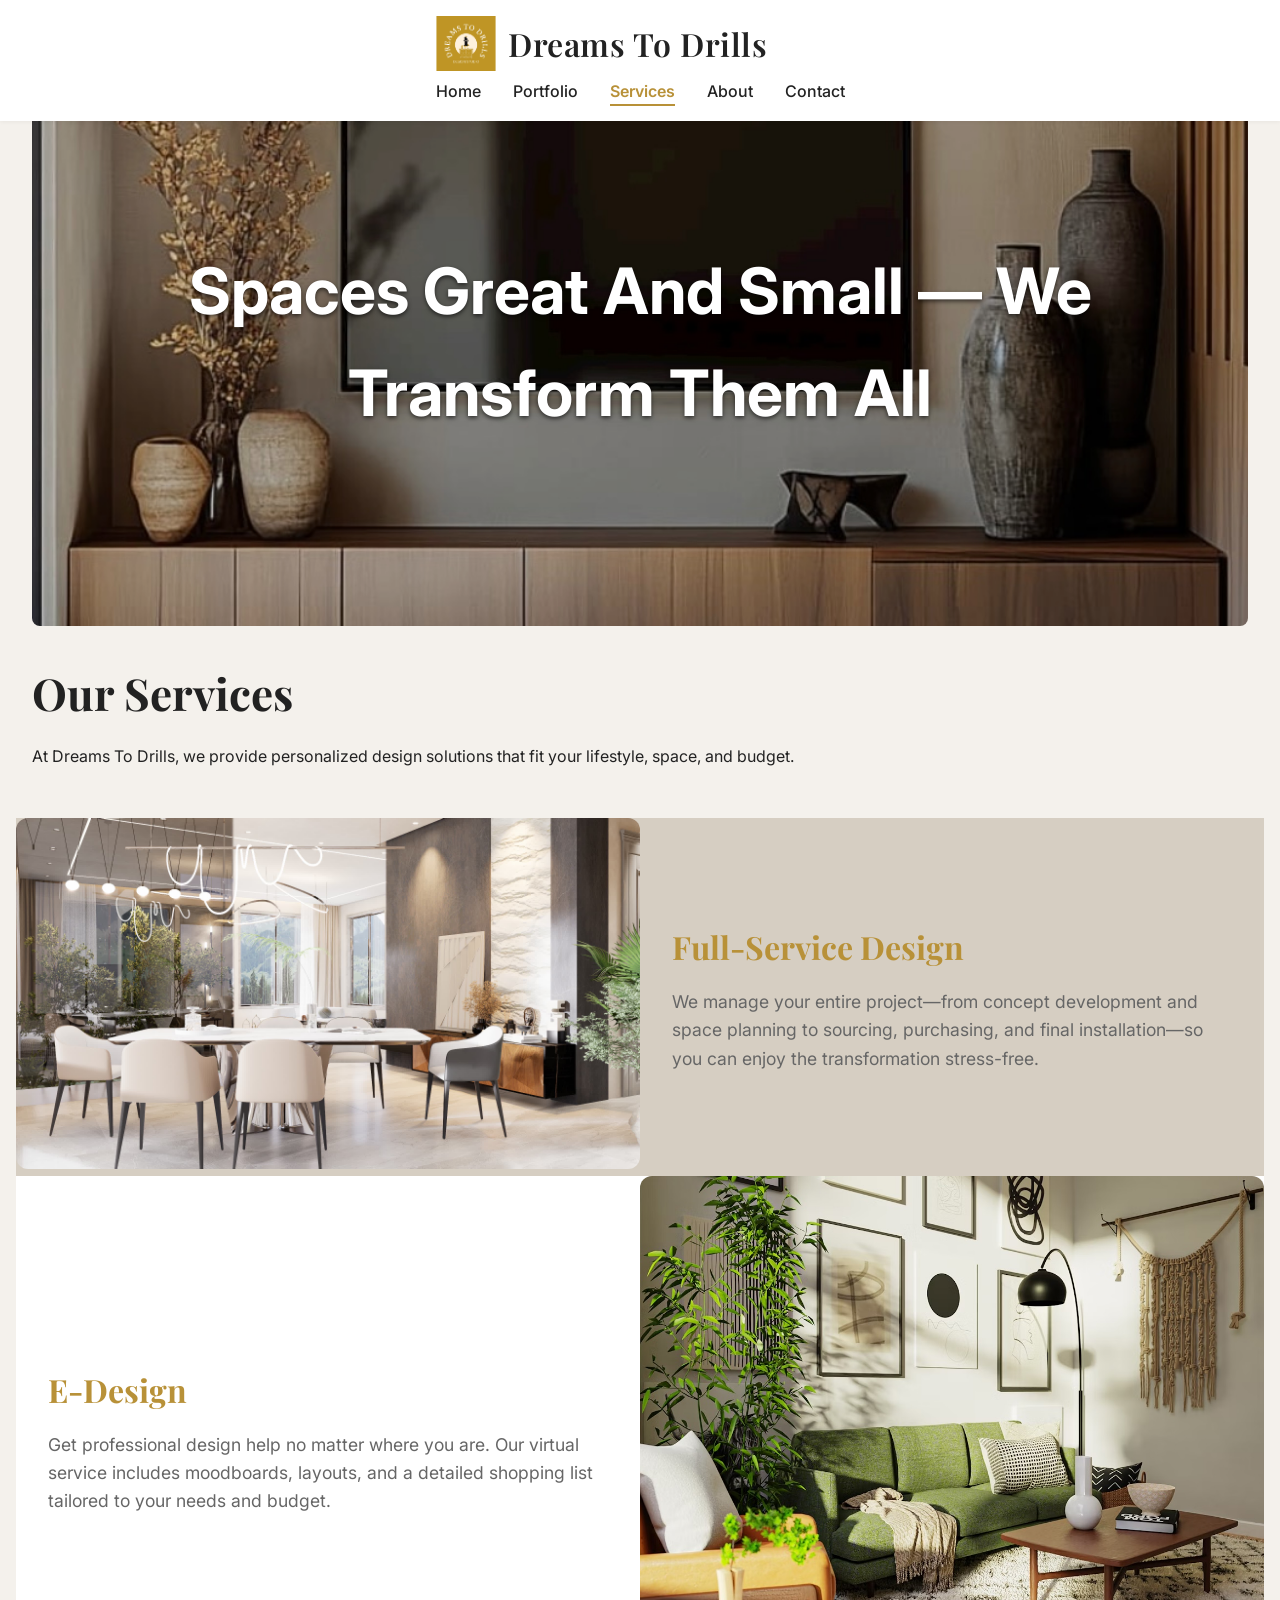
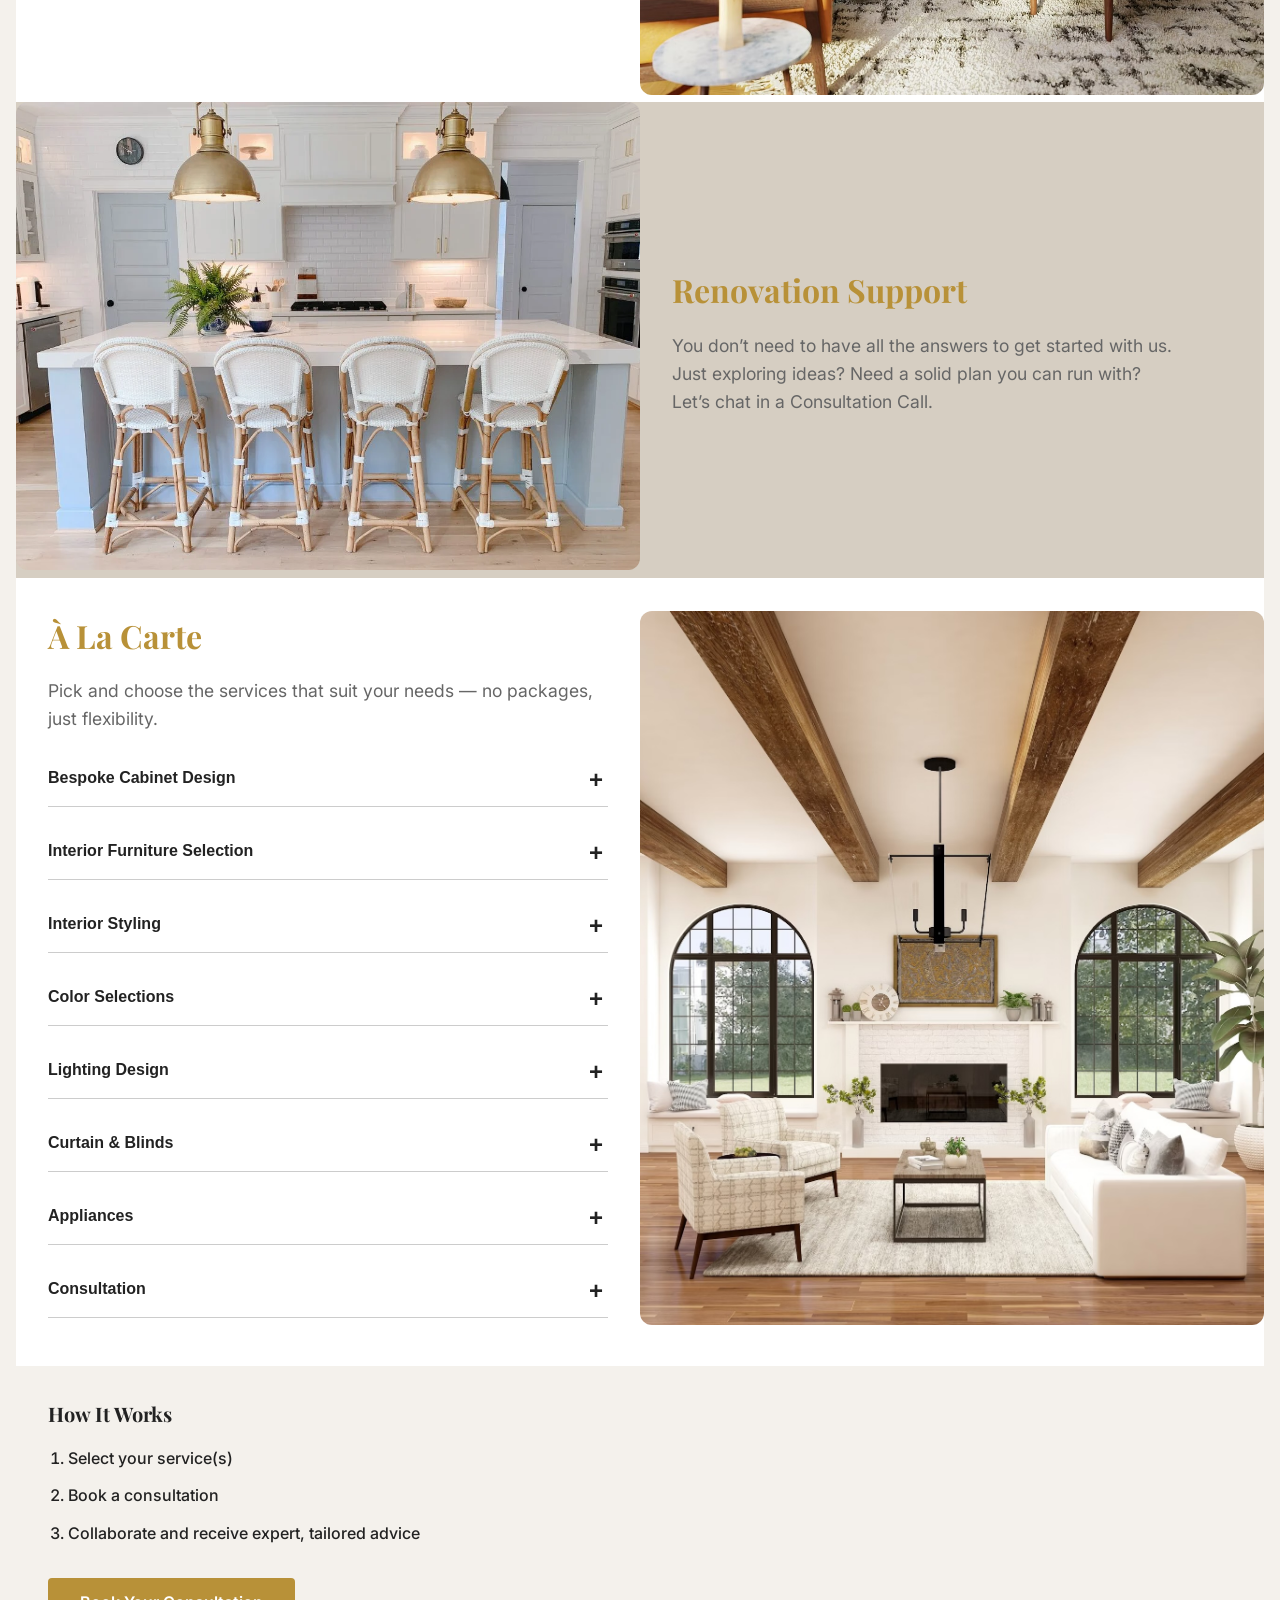
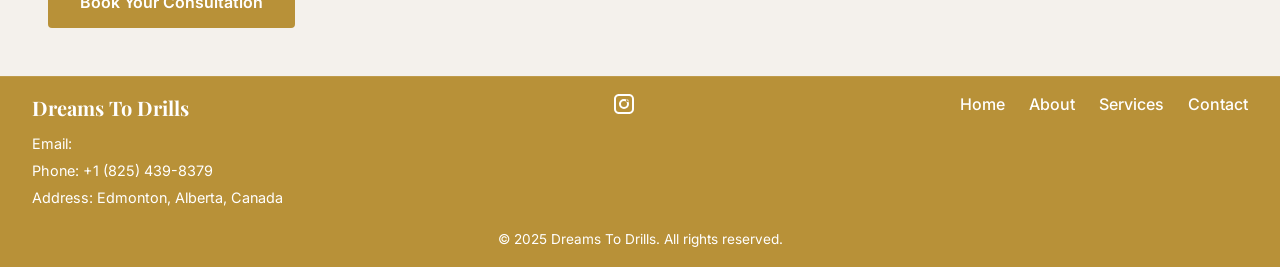
<file: services.html>
<!DOCTYPE html>
<html lang="en">
<head>
  <meta charset="UTF-8" />
  <meta name="viewport" content="width=device-width, initial-scale=1.0" />
  <link rel="canonical" href="https://www.dreamstodrills.com/services.html" />
  <title>Services | Dreams To Drills – Interior Design & Custom Solutions | Edmonton, AB</title>
  <meta name="description" content="Discover our bespoke interior design services in Edmonton—from space planning to décor, lighting, cabinetry, and e-design consultations." />
  <meta name="keywords" content="interior design services, custom cabinetry Edmonton, décor planning, home renovation" />
  <meta name="author" content="Dreams To Drills" />
  <meta name="robots" content="index, follow" />
  <!-- Open Graph -->
  <meta property="og:title" content="Services | Dreams To Drills | Interior Design | Edmonton, AB" />
  <meta property="og:description" content="Custom home design services tailored to your vision. Cabinets, furnishings, layouts, and more in Edmonton." />
  <meta property="og:image" content="https://dreamstodrills.com/assets/services-preview.jpg" />
  <meta property="og:url" content="https://dreamstodrills.com/services.html" />
  <!-- Twitter -->
  <meta name="twitter:card" content="summary_large_image" />
  <meta name="twitter:title" content="Interior Design Services | Dreams To Drills | Edmonton, AB" />
  <meta name="twitter:description" content="Explore our interior services: design, cabinetry, lighting, and full-room transformations." />
  <meta name="twitter:image" content="https://dreamstodrills.com/assets/services-preview.jpg" />
  <!-- Fonts, CSS, Scripts -->
  <link rel="stylesheet" href="styles.css" />
  link rel="preconnect" href="https://fonts.googleapis.com" />
  <link rel="preconnect" href="https://fonts.gstatic.com" crossorigin />
  <link href="https://fonts.googleapis.com/css2?family=Inter:wght@300;400;600&family=Playfair+Display:wght@500;700&display=swap" rel="stylesheet" />
  <script src="https://cdn.emailjs.com/dist/email.min.js"></script>
  <script src="assets/scripts/main.js"></script>
  <!-- JSON-LD -->
  <script type="application/ld+json">
  {
    "@context": "https://schema.org",
    "@type": "Service",
    "name": "Interior Design Services",
    "url": "https://dreamstodrills.com/services.html",
    "description": "Bespoke interior design, cabinetry, lighting design, and more in Edmonton."
  }
  </script>
</head>
<body>
  <header class="site-header">
    <div class="nav-container"> 
      <nav class="navbar">
        <a href="index.html" class="logo">
          <img src="assets/images/logo.png" alt="Dreams To Drills logo" class="logo-img"/>
          <span class="logo-text">Dreams To Drills</span>
        </a>
        <ul class="nav-links">
          <li><a href="index.html">Home</a></li>
          <li><a href="portfolio.html">Portfolio</a></li>
          <li><a href="services.html" class="active">Services</a></li>
          <li><a href="about.html">About</a></li>
          <li><a href="contact.html">Contact</a></li>
        </ul>
      </nav>
    </div>
  </header>
  <div id="header-spacer"></div>

  <main class="services-page container">
    <section class="hero">
      <div class="container">
        <img src="assets/images/hero-services.jpg" alt="Beautiful warm minimalist living room" class="hero-image" />
      </div>
      <div class="hero-overlay">
        <div class="hero-heading">Spaces Great And Small — We Transform Them All</div>
      </div>
    </section>

    <section class="intro container">
      <h1>Our Services</h1>
      <p>At Dreams To Drills, we provide personalized design solutions that fit your lifestyle, space, and budget.</p>
    </section>

    <section class="services-section">
      <div class="service-box">
        <div class="service-image">
          <img src="assets/images/services-full.jpg" alt="Interior Design" />
        </div>
        <div class="service-text">
          <h2>Full-Service Design</h2>
          <p>We manage your entire project—from concept development and space planning to sourcing, purchasing, and final installation—so you can enjoy the transformation stress-free.</p>
        </div>
      </div>

      <div class="service-box reverse">
        <div class="service-image">
          <img src="assets/images/services-edesign.jpg" alt="Virtual Planning" />
        </div>
        <div class="service-text">
          <h2>E-Design</h2>
          <p>Get professional design help no matter where you are. Our virtual service includes moodboards, layouts, and a detailed shopping list tailored to your needs and budget.</p>
        </div>
      </div>

      <div class="service-box">
        <div class="service-image">
          <img src="assets/images/services-renovation.jpg" alt="Custom Furniture Design" />
        </div>
        <div class="service-text">
          <h2>Renovation Support</h2>
          <p>You don’t need to have all the answers to get started with us.</p>
          <p>Just exploring ideas? Need a solid plan you can run with?</p>
          <p>Let’s chat in a Consultation Call.</p>
        </div>
      </div>

      <div class="service-box reverse">
        <div class="service-image">
          <img src="assets/images/services-ala.jpg" alt="A La Carte Services" />
        </div>
        <div class="service-text">
          <h2>À La Carte</h2>
          <p>Pick and choose the services that suit your needs — no packages, just flexibility.</p>

          <div class="accordion">
            <div class="accordion-item">
              <button class="accordion-header">
                <span class="title">Bespoke Cabinet Design</span>
                <span class="icon">+</span>
              </button>
              <div class="accordion-content">
                <p>Want beautiful new kitchen cabinets but don’t know where to begin? We’re here to help! Whether you need custom measurements or already have a plan in mind, we’ll design a space you’ll love coming home to.</p>
              </div>
            </div>

            <div class="accordion-item">
              <button class="accordion-header">
                <span class="title">Interior Furniture Selection</span>
                <span class="icon">+</span>
              </button>
              <div class="accordion-content">
                <p>Need guidance choosing furniture for your space? We’ll work within your budget to curate pieces that suit your style and needs. Whether you’d like us to place the orders or prefer to receive links and shop at your convenience — we’ve got you covered.</p>
              </div>
            </div>

            <div class="accordion-item">
              <button class="accordion-header">
                <span class="title">Interior Styling</span>
                <span class="icon">+</span>
              </button>
              <div class="accordion-content">
                <p>Great decor brings warmth, character, and harmony to your design. Whether you want bold statement pieces or subtle finishing touches, we’ll guide you each step of the way.
Ready to get started? Let us know if you’d like us to manage the decor orders or send you a personalized shopping list!</p>
              </div>
            </div>

            <div class="accordion-item">
              <button class="accordion-header">
                <span class="title">Color Selections</span>
                <span class="icon">+</span>
              </button>
              <div class="accordion-content">
                <p>We’ll help you choose paint and palette combinations that complement your style, lighting, and furnishings—whether you’re seeking bold statements or timeless neutrals. Enjoy personalized recommendations and convenient options.</p>
              </div>
            </div>

            <div class="accordion-item">
              <button class="accordion-header">
                <span class="title">Lighting Design</span>
                <span class="icon">+</span>
              </button>
              <div class="accordion-content">
                <p>We’ll help you select fixtures that seamlessly fit your style and budget, ensuring every space feels inviting and beautifully illuminated. Whether you want statement pieces or subtle accents, we’ll guide you to your perfect lighting solutions.</p>
              </div>
            </div>

            <div class="accordion-item">
              <button class="accordion-header">
                <span class="title">Curtain & Blinds</span>
                <span class="icon">+</span>
              </button>
              <div class="accordion-content">
                <p>Choosing the right size and style for custom curtains and blinds can feel overwhelming. We’ll visit your home to measure your windows precisely and help you select the perfect treatments that enhance your space beautifully and effortlessly.</p>
              </div>
            </div>

            <div class="accordion-item">
              <button class="accordion-header">
                <span class="title">Appliances</span>
                <span class="icon">+</span>
              </button>
              <div class="accordion-content">
                <p>Feeling overwhelmed by appliance choices? We understand! Whether you need appliances that fit your current setup or new ones tailored for a remodeled space, we’re here to help you find the perfect match for your home’s style and needs.</p>
              </div>
            </div>
            
            <div class="accordion-item">
              <button class="accordion-header">
                <span class="title">Consultation</span>
                <span class="icon">+</span>
              </button>
              <div class="accordion-content">
                <p>Our first step before any project is an in-home consultation, giving us the chance to understand your personality, style, vision, and wish list for the space. For certain projects, virtual consultations are also available.
During the consultation, if measurements are needed, we’ll take those at the same time for your convenience.</p>
              </div>
            </div>
          </div>
        </div>
      </div>
    </section>
    
    <section class="service-category container">
      <div class="how-it-works container">
        <h3>How It Works</h3>
        <ol>
          <li>Select your service(s)</li>
          <li>Book a consultation</li>
          <li>Collaborate and receive expert, tailored advice</li>
        </ol>
      </div>

      <div class="cta container">
        <a href="contact.html" class="cta-button">Book Your Consultation</a>
      </div>
    </section> 
  </main>

  <footer class="site-footer">
    <div class="footer-container">
      <!-- Left: Contact Info -->
      <div class="footer-left">
        <h2>Dreams To Drills</h2>
        <p>Email: <a id="footer-email-link" class="footer-link"></a></p>
        <p>Phone: <a href="tel:+18254398379" class="footer-link">+1 (825) 439-8379</a></p>
        <p>Address: Edmonton, Alberta, Canada</p>
      </div>
      <!-- Center: Social Icons -->
      <div class="footer-center">
        <div class="footer-social">
          <a href="https://instagram.com/dreamstodrills" target="_blank" aria-label="Instagram" rel="noopener noreferrer">
            <!-- Instagram SVG Icon -->
            <svg width="24" height="24" fill="currentColor" viewBox="0 0 24 24" aria-hidden="true">
              <path d="M7 2C4.243 2 2 4.243 2 7v10c0 2.757 2.243 5 5 5h10c2.757 0 5-2.243 5-5V7c0-2.757-2.243-5-5-5H7zm0 2h10a3 3 0 013 3v10a3 3 0 01-3 3H7a3 3 0 01-3-3V7a3 3 0 013-3zm5 3a5 5 0 100 10 5 5 0 000-10zm0 2a3 3 0 110 6 3 3 0 010-6zm4.5-.25a1.25 1.25 0 11-2.5 0 1.25 1.25 0 012.5 0z"/>
            </svg>
          <!--
          <a href="https://facebook.com" target="_blank" aria-label="Facebook">
            <svg viewBox="0 0 320 512" xmlns="http://www.w3.org/2000/svg"><path d="M279.14 288l14.22-92.66h-88.91V129.5c0-25.35 12.42-50.06 52.24-50.06H293V6.26S259.36 0 225.36 0c-73.6 0-121.14 44.38-121.14 124.72V195.3H22.89V288h81.33v224h100.17V288z"/></svg>
          </a>
          <a href="https://twitter.com" target="_blank" aria-label="Twitter">
            <svg viewBox="0 0 512 512" xmlns="http://www.w3.org/2000/svg"><path d="M459.4 151.7c.3 4.1.3 8.2.3 12.3 0 125.5-95.5 270.1-270.1 270.1-53.6 0-103.5-15.7-145.5-42.5 7.5.9 15.1 1.2 22.9 1.2 44.4 0 85.2-15.1 117.5-40.8-41.6-.9-76.5-28.1-88.5-65.6 5.8.9 11.6 1.5 17.5 1.5 8.4 0 16.5-1.2 24.3-3.3-43.6-8.7-76.5-47.1-76.5-93.4v-1.2c12.9 7.2 27.7 11.6 43.6 12.3-25.8-17.2-42.6-46.4-42.6-79.7 0-17.5 4.7-33.8 12.9-47.8 47.1 57.5 117.5 95.2 196.3 99.2-1.5-7.2-2.1-14.7-2.1-22.2 0-54 43.6-97.6 97.6-97.6 28.1 0 53.6 11.9 71.5 31.2 22.3-4.4 43.3-12.6 62.1-23.9-7.2 22.6-22.6 41.6-42.6 53.6z"/></svg>
          </a>
          <a href="https://youtube.com" target="_blank" aria-label="YouTube">
            <svg viewBox="0 0 576 512" xmlns="http://www.w3.org/2000/svg"><path d="M549.7 124.1c-6.3-23.7-24.9-42.3-48.6-48.6C458.7 64 288 64 288 64s-170.7 0-213.1 11.4c-23.7 6.3-42.3 24.9-48.6 48.6C16.9 166.5 16.9 256 16.9 256s0 89.5 10.4 131.9c6.3 23.7 24.9 42.3 48.6 48.6C117.3 448 288 448 288 448s170.7 0 213.1-11.4c23.7-6.3 42.3-24.9 48.6-48.6C559.1 345.5 559.1 256 559.1 256s0-89.5-9.4-131.9zM232 334.1V177.9l142.2 78.1L232 334.1z"/></svg>
          </a>
          <a href="https://pinterest.com" target="_blank" aria-label="Pinterest">
            <svg viewBox="0 0 496 512" xmlns="http://www.w3.org/2000/svg"><path d="M248 8C111 8 0 119 0 256c0 110.3 71.3 203.9 170.8 236.8-2.3-20.1-4.3-51.1.9-73.1 4.7-19.7 30.2-125.4 30.2-125.4s-7.6-15.2-7.6-37.6c0-35.2 20.4-61.5 45.8-61.5 21.6 0 32 16.2 32 35.6 0 21.7-13.9 54.2-21.1 84.3-6 25.3 12.8 45.8 37.9 45.8 45.4 0 76-58.3 76-127.2 0-52.5-35.4-91.8-99.6-91.8-72.6 0-118.2 54.3-118.2 114.7 0 20.8 6.1 35.5 15.7 46.9 4.4 5.2 5 7.3 3.4 13.2-1.1 4.3-3.6 14.7-4.7 18.8-1.5 5.8-6.2 7.9-11.4 5.8-31.9-13-46.7-47.9-46.7-87.3 0-64.7 54.5-142.4 162.6-142.4 86.8 0 144.1 62.8 144.1 130.1 0 89.2-49.5 155.8-122.2 155.8-24.4 0-47.4-13.2-55.3-28.4l-15.1 57.5c-5.5 20.8-20.4 46.9-30.4 62.9 22.8 7.1 47 10.9 72 10.9 137 0 248-111 248-248C496 119 385 8 248 8z"/></svg>
          </a>
          -->
        </div>
      </div>
      <!-- Right: Navigation Links -->
      <div class="footer-right">
        <nav class="footer-nav">
          <a href="index.html">Home</a>
          <a href="about.html">About</a>
          <a href="services.html">Services</a>
          <a href="contact.html">Contact</a>
        </nav>
      </div>
    </div>
    <!-- Bottom Copyright -->
    <div class="footer-bottom">
      &copy; 2025 Dreams To Drills. All rights reserved.
    </div>
  </footer>
</body>
</html>
</file>
<file: styles.css>
/* styles.css */
@import url('https://fonts.googleapis.com/css2?family=Inter:wght@300;400;600&family=Playfair+Display:wght@500;700&display=swap');

:root {
  --color-bg: #f4f1ec;
  --color-bg-light: #fff;
  --color-bg-dark: #d6cec2;
  --color-text: #222222;
  --color-accent: #c1b49a;
  --color-accent-dark: #a99676;
  --color-muted: #666666;
  --color-primary: #B89138;
  --color-primary-hover: #a07e2f;
  --font-heading: 'Playfair Display', serif;
  --font-body: 'Inter', sans-serif;
}

* {
  box-sizing: border-box;
}

body {
  margin: 0;
  padding: 0;
  font-family: var(--font-body);
  background-color: var(--color-bg);
  color: var(--color-text);
  line-height: 1.6;
  -webkit-font-smoothing: antialiased;
  -moz-osx-font-smoothing: grayscale;
}

.container {
  max-width: 1300px;
  margin: 0 auto;
  padding: 0 1rem;
}

/* Header and Navigation */
.site-header,
header {
  background: var(--color-bg-light);
  padding: clamp(0.5rem, 2vw, 1.5rem) 0;
  box-shadow: 0 1px 4px rgba(0,0,0,0.05);
  position: fixed; /*sticky*/
  top: 0;
  width: 100%;
  z-index: 1000;
  /*height: 2rem;*/
  transition: transform 0.3s ease-in-out;
}

.header-hidden {
  transform: translateY(-100%);
}

body {
  padding-top: 0 /*clamp(3rem, 6vh, 6rem); /* Match estimated header height */
}

body.header-is-hidden {
  padding-top: 0 !important;
}

.site-header,
footer {
  background: var(--color-bg-light);
  padding: 1rem 0;
  box-shadow: 0 1px 4px rgba(0,0,0,0.05);
}

.header-container,
.nav-container {
  display: flex;
  align-items: center;
  justify-content: center;
  /*justify-content: space-between; /* align logo and nav on edges */
  padding: 0rem 0rem 0rem 0rem; /* top-bottom 1rem, left-right 2rem */
  flex-wrap: nowrap;
  /*flex-direction: row;*/
}

.main-nav {
  display: flex;
  gap: 1.5rem; /* adjust spacing between links */
  flex-wrap: nowrap; /* keep items in a single row */
  overflow-x: hidden;   /*auto*/
  white-space: nowrap;        /* keep all items in one line */
  /*flex-direction: row;*/
}

.main-nav a {
  text-decoration: none;
  color: var(--color-muted); /* or your preferred color */
  font-weight: 500;
  font-size: 1rem;
  white-space: nowrap;
}

.main-nav a:hover {
  color: var(--color-primary);
}

/* Resize nav text on smaller screens */
@media (max-width: 768px) {
  .header-container,
  .nav-container {
    padding: 0.25rem 0.5rem;
  }
}

@media (max-width: 768px) {
  .main-nav {
    overflow-x: hidden;   /*auto*/
    white-space: nowrap;
    gap: 1rem;
    padding: 0.5rem 1rem;
  }
}

@media (max-width: 768px) {
  .main-nav a {
    font-size: 0.85rem; /* slightly smaller text */
  }

  .logo-text {
    font-size: 1rem; /* reduce logo size */
  }

  .logo-img {
    height: 40px; /* reduce logo image */
  }
}

.logo {
  display: flex;
  align-items: center;
  gap: 0.75rem;
  font-family: var(--font-heading);
  font-weight: 700;
  font-size: 1.5rem;
  color: var(--color-text);
  text-decoration: none;
  padding-left: 1rem;
}

.logo-img {
  height: 55px;
  width: auto;
  object-fit: contain;
}

.logo-text {
  font-size: clamp(1.5rem, 4vw, 2rem); /* Scales between 1.5rem and 2.5rem */
  /*font-family: 'DM Serif Display', serif;*/
  /*font-family: 'Quicksand', sans-serif;*/
  /*font-family: 'Cormorant Garamond', serif;*/
  /*font-familyt: 'Lora', serif; */
  font-family: var(--font-heading);
  font-weight: 600;
  color: var(--color-text);
  letter-spacing: 0.5px;
  /*white-space: nowrap;*/
}

.nav-list,
.nav-menu,
.nav-links {
  list-style: none;
  display: flex;
  flex-direction: row;
  color: var(--color-primary);
  gap: 2rem;
  margin: 0;
  padding: 0.5rem 1rem 0 1rem;
  flex-wrap: nowrap;
}

.nav-list a,
.nav-menu a,
.nav-links a,
.footer-nav a {
  color: var(--color-text);
  text-decoration: none;
  font-weight: 500;
  transition: color 0.3s ease;
  font-size: 1rem;
}

.nav-list a:hover,
.nav-menu a:hover,
.nav-links a:hover,
.footer-nav a:hover {
  color: var(--color-primary-hover);
}

.nav-list a.active,
.nav-menu a.active,
.nav-links a.active {
  font-weight: 600;
  color: var(--color-primary);
  border-bottom: 2px solid var(--color-primary);
  padding-bottom: 0.2rem;
}

/* Responsive adjustments for mobile */
@media (max-width: 768px) {
  .header-container,
  .nav-container {
    flex-direction: row; /* Keep row direction */
    justify-content: space-between;
    padding: 0rem 0rem;
  } 

  .main-nav {
    gap: 0.75rem;
  }

  .main-nav a {
    font-size: 0.85rem;
    padding: 0rem 0rem;
  }

  .logo-text {
    font-size: 1rem;
  }

  .logo-img {
    height: 40px;
  }

  .nav-list,
  .nav-menu,
  .nav-links {
    gap: 1rem;
    flex-direction: row;
    flex-wrap: wrap; /* allows wrapping without column stack */
    justify-content: flex-end;
  }
}

/* Hero Section for Index Page */
.hero-slider {
  position: relative;
  width: 100%;
  height: 600px;
  overflow: hidden;
  background-color: transparent;
  justify-content: center;
  display: flex;
  align-items: center;
}

.hero-slider-container {
  max-width: 1300px;
  width: 100%;
  margin: 0 auto;
  position: relative;
  height: 100%; /* Ensure full height inside hero */
  overflow: hidden;
  display: flex;
  flex-direction: column;
}

.slides {
  position: relative;
  height: 100%;  /*600px*/
  width: 100%;
}

/* FLEX: center content (overlay/text) inside each slide */
.slide {
  opacity: 0;
  /*transform: translateX(100%);*/
  transform: translate3d(100%, 0, 0);
  transition: transform 0.7s cubic-bezier(0.77, 0, 0.175, 1), opacity 0.7s ease;
  will-change: transform, opacity;
  backface-visibility: hidden;
  transform-style: preserve-3d;
  position: absolute;
  top: 0;
  left: 0;
  /*transition: opacity 0.8s ease, transform 0.8s ease;*/
  width: 100%;
  height: 100%;
  z-index: 0;
  /* Center any children, including overlays, horizontally AND vertically */
  display: flex;
  align-items: center;    /* vertical */
  justify-content: center; /* horizontal */
  text-align: center;     /* fallback for <p> elements */
}

.slide-image {
  width: 100%;
  height: 100%;
  object-fit: cover;     /* Makes image fully fill the slide, cropping as needed */
  display: block;
  position: absolute;
  top: 0; left: 0;
  z-index: 0;
}

/* Here: center the overlay with flex, and keep text readable */
.hero-overlay {
  position: relative;
  z-index: 1;
  width: 100%;
  text-align: center;
  color: #fff;
  padding: 1.5rem 2rem;
  display: flex;
  flex-direction: column;
  align-items: center;
  justify-content: center;
  /* Optional: background for text readability */
  /* background: rgba(0, 0, 0, 0.2); */
  /* border-radius: 8px; */
}

.slide.active {
  opacity: 1;
  /*transform: translateX(0%);*/
  transform: translate3d(0, 0, 0);
  z-index: 1;
}

/*
.slide-left {
  transform: translateX(100%);
  animation: slideFromRight 0.8s forwards;
}

.slide-right {
  transform: translateX(-100%);
  animation: slideFromLeft 0.8s forwards;
}
*/
/* Slide moving out to left (previous) */
.slide.prev {
  opacity: 0;
  /*transform: translateX(-100%);*/
  transform: translate3d(-100%, 0, 0);
  z-index: 0;
}

/* Slide coming in from right (next) */
.slide.next {
  opacity: 0;
  /*transform: translateX(100%);*/
  transform: translate3d(100%, 0, 0);
  z-index: 0;
}

/*
@keyframes slideFromRight {
  from {
    transform: translateX(100%);
    opacity: 0;
  }
  to {
    transform: translateX(0%);
    opacity: 1;
  }
}

@keyframes slideFromLeft {
  from {
    transform: translateX(-100%);
    opacity: 0;
  }
  to {
    transform: translateX(0%);
    opacity: 1;
  }
}
*/

.dots {
  position: absolute;
  bottom: 20px;
  left: 50%;
  transform: translateX(-50%);
  display: flex;
  gap: 10px;
  text-align: center;
  margin-top: 1rem;
  z-index: 10;
  display: flex;
}

.dot {
  height: 12px;
  width: 12px;
  background-color: #ffffffaa;
  border-radius: 50%;
  cursor: pointer;
  opacity: 1;
  transition: opacity 0.3s ease;
  display: inline-block;
  cursor: pointer;
}

.dot.active {
  opacity: 1;
  background-color: var(--color-primary);
}

/* Responsive adjustments for smaller screens */
@media (max-width: 768px) {
  .hero-slider {
    height: 320px;
  }
  .hero-heading {
    font-size: 1.5rem;
  }
}

@media (max-width: 480px) {
  .hero-slider {
    height: 200px;
  }
}

/* Hero Section For Other Pages */
#header-spacer {
  width: 100%;
  display: block;
}

.hero {
  position: relative;
  text-align: center;
  align-items: center;
  /*background-color: var(--color-bg-light);*/
  background-color: transparent;
  padding: 0; /*3rem 1rem 5rem;*/
  width: 100%;
  height: auto;
  overflow: hidden;
  margin-top: 0; /* Will be handled by body padding */
}

.hero-image {
  width: 100%;
  height: auto;
  max-height: 600px;
  object-fit: cover;
  filter: brightness(0.85);
  border-radius: 8px;
  margin-bottom: 2rem;
  margin-top: 0;
  display: block;  /* Removes bottom white space under images */
}

.hero-overlay {
  position: absolute;
  top: 50%;
  left: 50%;
  transform: translate(-50%, -50%);
  text-align: center;
  color: white;
  text-align: center;
  text-shadow: 0 2px 4px rgba(0, 0, 0, 0.6); /* adds readability */
  z-index: 2;
  padding: 1rem;
  width: 100%;
}

.hero-heading {  /*For hero image overlay*/
  font-size: clamp(1.75rem, 6vw, 4rem); /* responsive scaling */
  font-weight: bold;
  color: white !important;
  text-align: center;
  align-items: center;
}

@media (max-width: 768px) {
  .hero {
    height: 50vh;
    min-height: 250px;
  }
  .hero-image {
    height: 100%;
    max-height: none;
    width: 100%;
    object-fit: cover;
    object-position: center;
  }
}

/*
.hero-image {
    height: 100%; /* Fill the hero container height */
/*    max-height: none; /* Remove max-height constraint on mobile */
/*    width: 100%; /* Ensure full width */
/*    object-fit: cover; /* Maintain aspect ratio while filling */
/*    object-position: center; /* Center the image */
/*  }
*/

.hero-text {
  padding: 1rem;
  max-width: none;
  margin: 0 auto;
  white-space: normal;
}

.hero-title {
  font-family: var(--font-heading);
  font-weight: 700;
  font-size: 4rem;
  margin-bottom: 0.5rem;
  color: var(--color-text);
}

.hero-subtitle {
  font-family: 'Dancing Script', cursive; /*UnifrakturCook,  var(--font-heading);*/
  font-weight: 600;
  font-size: 2rem;
  margin-bottom: 1rem;
  color: var(--color-primary);
  letter-spacing: 0.5px;
}

.hero-description {
  font-size: 1.125rem;
  margin-bottom: 2rem;
  color: var(--color-muted);
}

.cta-button {
  background-color: var(--color-primary);
  color: white;
  font-weight: 600;
  padding: 0.75rem 2rem;
  font-size: 1rem;
  border: none;
  border-radius: 4px;
  cursor: pointer;
  text-decoration: none;
  display: inline-block;
  transition: background-color 0.3s ease;
}

.cta-button:hover,
.cta-button:focus {
  background-color: var(--color-primary-hover);
  outline: none;
}

/* Secondary CTA */
.cta-button.secondary,
.cta-button.light {
  background-color: transparent;
  border: 2px solid var(--color-primary);
  color: var(--color-primary);
}

.cta-button.secondary:hover,
.cta-button.light:hover {
  background-color: var(--color-accent);
  color: white;
}

/* Sections */
.section-light {
  background-color: var(--color-bg-light);
  padding: 3rem 1rem;
  margin-bottom: 2rem;
  border-radius: 8px;
}

.section-neutral {
  background-color: var(--color-bg);
  padding: 3rem 1rem;
  margin-bottom: 0rem;
  border-radius: 8px;
}

.section-accent {
  background-color: var(--color-accent);
  color: white;
  padding: 3rem 1rem;
  margin-bottom: 2rem;
  border-radius: 8px;
}

h1, h2, h3 {
  font-family: var(--font-heading);
  margin-top: 0;
  margin-bottom: 1rem;
}

h1 {
  font-size: 2.75rem;
}

h2 {
  font-size: 2rem;
  color: var(--color-text);
}

h3 {
  font-size: 1.25rem;
  color: var(--color-text);
}

/* Promise List */
.promise-list {
  list-style-type: none;
  padding-left: 0;
}

.promise-list li {
  font-weight: 500;
  margin-bottom: 0.75rem;
}

.our-promise {
  margin-top: 0rem;
  text-align: center;
}

.promise-tabs {
  display: flex;
  flex-wrap: wrap;
  justify-content: center;
  gap: 1rem;
  margin-top: 1.5rem;
}

/* Promise Tab */
.promise-tab {
  background-color: var(--color-bg-light); /* #fdf7e3; /* soft gold background or use white for subtlety */
  border: 2px solid #b89138;
  padding: 1rem 1.25rem;
  border-radius: 1.5rem;
  max-width: 300px;
  font-weight: 500;
  font-size: 0.95rem;
  color: #333;
  transition: all 0.3s ease;
  cursor: default;
}

.promise-tab:hover {
  background-color: #b89138;
  color: white;
  transform: translateY(-3px);
}

/* Project Grid */
.project-grid,
.portfolio-gallery {
  display: grid;
  grid-template-columns: repeat(auto-fit, minmax(280px, 1fr));
  gap: 1.5rem;
}

.project-item,
.portfolio-item {
  background-color: var(--color-bg-light);
  border-radius: 8px;
  overflow: hidden;
  box-shadow: 0 2px 6px rgba(0,0,0,0.05);
  transition: box-shadow 0.3s ease;
}

.project-item:hover,
.portfolio-item:hover {
  box-shadow: 0 5px 15px rgba(0,0,0,0.1);
}

.project-item img,
.portfolio-item img {
  width: 100%;
  height: 180px;
  object-fit: cover;
  display: block;
}

.project-item h3,
.portfolio-item h3 {
  font-size: 1.25rem;
  margin: 0.75rem 1rem 0.25rem;
}

.project-item p,
.portfolio-item p {
  font-size: 1rem;
  color: var(--color-muted);
  margin: 0 1rem 1rem;
}

/* Services with images */
.services-section {
  display: flex;
  flex-direction: column;
  gap: 0;
  padding: 2rem 0;
  margin: 0;
}

.service-box {
  display: flex;
  flex-wrap: wrap;
  align-items: center;
  justify-content: space-between;
  width: 100%;
  background-color: var(--color-bg-dark);
  color:white !important;
  margin: 0; /* <-- Remove vertical spacing */
}

.service-box.reverse {
  flex-direction: row-reverse;
  margin:0;
  background-color: var(--color-bg-light)
}

.service-box h2,
.service-box p {
  color: white; /* Ensure all text is white */
  margin: 0;
}


.service-image {
  flex: 1 1 50%;
  min-width: 300px;
}

.service-image img {
  width: 100%;
  height: auto;
  object-fit: cover;
  border-radius: 12px;
}

.service-text {
  flex: 1 1 50%;
  padding: 2rem;
  text-align: left;
}

.service-text h2 {
  font-size: 2rem;
  margin-bottom: 1rem;
  color: var(--color-primary); /* your brand color */
  font-family: var(--font-heading);
}

.service-text p {
  font-size: 1.1rem;
  color: var(--color-muted);
  line-height: 1.6;
  max-width: 600px;
}

/* Responsive handling */
@media screen and (max-width: 768px) {
  .service-box,
  .service-box.reverse {
    flex-direction: column;
  }

  .service-text {
    padding: 1.5rem 1rem;
    text-align: center;
  }
}

/* Services preview */
.services-flex {
  display: flex;
  gap: 1.5rem;
  flex-wrap: wrap;
  justify-content: space-between;
}

.service-block {
  background: var(--color-bg-light);
  border: 2px solid #b89138;
  border-radius: 8px;
  padding: 1.5rem;
  flex: 1 1 280px;
  max-width: 100%;  
  box-shadow: 0 2px 8px rgba(0,0,0,0.05);
  transition: box-shadow 0.3s ease;
}

@media (max-width: 768px) {
  .services-flex {
    justify-content: center; /* center blocks on small screens */
  }

  .service-block {
    flex: 1 1 100%;      /* <-- changed: full width on small screens */
    max-width: 400px;    /* optional max-width for large mobiles */
  }
}

.service-block:hover {
  box-shadow: 0 5px 15px rgba(0,0,0,0.1);
}

.service-block h3 {
  margin-top: 0;
  margin-bottom: 0.75rem;
}

/* A La Carte Services */
.accordion {
  margin-top: 1rem;
  width: 100%;
}

.accordion-item {
  margin-bottom: 1rem;
  border-bottom: 1px solid #ccc;
  transition: all 0.3s ease;
  overflow: hidden;
}

.accordion-header {
  background: transparent;
  border: none;
  width: 100%;
  text-align: left;
  padding: 1rem 0;
  font-size: 1.2rem;
  font-weight: 600;
  display: flex;
  justify-content: space-between;
  cursor: pointer;
  align-items: center;
  color: var(--color-text)
}

.accordion-header .title {
  color: var(--color-text); /* or your desired color */
  font-weight: 600;
  font-size: 1rem;
}

.accordion-header .icon {
  font-size: 1.5rem;
  width: 1.5rem;
  height: 1.5rem;
  text-align: center;
  transition: opacity 0.3s ease, transform 0.3s ease;
}

.icon-plus {
  opacity: 1;
}

.icon-minus {
  opacity: 1;
  transform: scale(1.2);
}

.accordion-content {
  max-height: 0;
  overflow: hidden;
  transition: max-height 0.4s ease;
}

/* Expands content when open */
.accordion-item.open .accordion-content {
  max-height: 500px; /* adjust based on content */
}

/* How It Works */
.how-it-works {
  margin-bottom: 2rem;
}

.how-it-works ol {
  padding-left: 1.25rem;
}

.how-it-works li {
  margin-bottom: 0.75rem;
  font-weight: 500;
}

/* Contact Form */
.contact-section {
  display: flex;
  flex-wrap: wrap;
  gap: 3rem;
  padding: 2rem 0;
  max-width: 900px;
  margin: 0 auto;
}

.contact-info {
  flex: 1 1 280px;
  min-width: 280px;
}

.contact-info h2 {
  margin-top: 0;
}

.contact-info p,
.contact-info a {
  font-size: 1rem;
  color: var(--color-text);
  line-height: 1.5;
  text-decoration: none;
}

.contact-info a:hover,
.contact-info a:focus {
  color: var(--color-accent);
}

.contact-form {
  flex: 1 1 400px;
  min-width: 280px;
  display: flex;
  flex-direction: column;
}

.contact-form label {
  font-weight: 600;
  margin-bottom: 0.25rem;
  margin-top: 1rem;
  display: block;
}

.contact-form input,
.contact-form textarea {
  padding: 0.75rem;
  border: 1px solid #ccc;
  border-radius: 4px;
  font-family: var(--font-body);
  font-size: 1rem;
  width: 100%;
  box-sizing: border-box;
}

.contact-form textarea {
  resize: vertical;
}

.contact-form button {
  margin-top: 1.5rem;
  background-color: var(--color-primary);
  border: none;
  padding: 0.85rem 1.75rem;
  color: white;
  font-weight: 700;
  font-size: 1rem;
  border-radius: 4px;
  cursor: pointer;
  transition: background-color 0.3s ease;
}

.contact-form button:hover,
.contact-form button:focus {
  background-color: var(--color-primary-hover);
  outline: none;
}

#form-status {
  font-weight: bold;
  color: var(--color-primary);             /* eye-catching positive color */
  font-size: 1.2em;         /* slightly larger text */
  margin-top: 1em;          /* spacing from form */
  text-align: center;       /* center the message */
}


/* About Page Styling */
.about-page {
  /*padding: 4rem 1rem;*/
  /*max-width: 1300px;*/
  margin: 0 auto;
  font-family: var(--font-body);
  color: var(--color-text);
  background-color: transparent;
}

.section-divider {
  border: none;
  height: 1.25px;
  width: 300px; /* adjust width for shorter or longer divider */
  background-color: var(--color-primary); /* your brand color */
  margin: 1.25rem auto; /* centers it and adds spacing */
  opacity: 0.5;
}

/* Company Story & Philosophy Sections */
.about-intro,
.approach,
.vision-mission,
.team-section {
  margin-bottom: 2rem;
  text-align: center;
}

.about-page h1,
.about-page h2 {
  font-family: var(--font-heading);
  margin-bottom: 1rem;
  color: var(--color-primary);
  margin-bottom: 1rem;
}

.about-page p {
  max-width: 820px;
  margin: 0 auto 1rem;
  font-size: 1rem;
  line-height: 1.6;
  color: var(--color-muted);
}

.vision-mission {
  display: flex;
  flex-direction: column;
  gap: 0rem;
}

.vision-mission > div {
  background: #fff;
  padding: 1.25rem;
  border-radius: 12px;
  /*box-shadow: 0 4px 12px rgba(0,0,0,0.05); */
  text-align: center;
  background-color: transparent;
}

.team-section .team-grid {
  display: grid;
  grid-template-columns: repeat(auto-fit, minmax(280px, 1fr));
  gap: 2.5rem;
  margin-top: 2rem;
}

.team-member {
  background: var(--color-bg-light);
  padding: 2rem;
  border-radius: 0px;
  text-align: center;
  box-shadow: 0 6px 20px rgba(0, 0, 0, 0.06);
  transition: transform 0.3s ease;
  background-color: transparent;
}

.team-member:hover {
  transform: translateY(-5px);
}

.team-member img {
  width: 300px;
  height: 300px;
  border-radius: 100%;
  object-fit: cover;
  margin-bottom: 1rem;
  border: 3px solid var(--color-primary);
}

.team-member h3 {
  font-size: 1.1rem;
  margin: 0.5rem 0 0.25rem;
  font-family: var(--font-heading);
  color: var(--color-text);
}

.team-member .role {
  font-style: italic;
  font-size: 0.9rem;
  color: var(--color-muted);
  margin-bottom: 0.5rem;
}

/* Responsive */
@media (max-width: 700px) {
  .team-grid {
    flex-direction: column;
    align-items: center;
  }
}

/* Footer */
/* Footer Container */
.site-footer {
  background: var(--color-primary);
  padding: 1rem 2rem;
  color: white;
  font-size: 0.9rem;
  margin-top: 3rem;
  box-shadow: inset 0 1px 0 rgba(255, 255, 255, 0.1);
  display: flex;
  flex-direction: column;
  align-items: center;
}

/* Top part with 3 columns */
.footer-container {
  width: 100%;
  max-width: 1300px;
  display: flex;
  justify-content: space-between;
  flex-wrap: wrap;
  align-items: flex-start; /* Aligns content to top */
  gap: 2rem;
}

/* Left section (contact info) */
.footer-left {
  flex: 1;
  min-width: 250px;
}

.footer-left h2 {
  margin: 0 0 0.5rem 0;
  font-size: 1.25rem;
  font-family: var(--font-heading);
  color: white;
}

.footer-left p {
  margin: 0.25rem 0;
  color: white;
}

.footer-link {
  color: white;
  text-decoration: none;
}

.footer-link:hover {
  text-decoration: none;
  color: white;
}

/* Center section (social icons) */
.footer-center {
  flex: 1;
  min-width: 250px;
  display: flex;
  flex-direction: column;
  align-items: center;
}

.footer-social {
  display: flex;
  gap: 1.5rem;
  justify-content: center;
  align-items: center;
  margin-bottom: 1rem;
}

.footer-social a {
  color: white;
  font-size: 1.2rem;
  transition: color 0.3s ease;
}

.footer-social a:hover,
.footer-social a:focus {
  color: var(--color-accent-dark); /* Adjust to your brand accent color */
}

.footer-social svg {
  width: 24px;
  height: 24px;
  fill: currentColor;
}

/* Right section (navigation links) */
.footer-right {
  flex: 1;
  min-width: 250px;
  display: flex;
  flex-direction: column;
  align-items: flex-end;
}

/*
.footer-nav {
  display: flex;
  flex-direction: column;
  gap: 0.5rem;
  align-items: flex-end;
}
*/

.footer-nav {
  display: flex;           /* Make nav links appear in a row */
  gap: 1.5rem;             /* Space between each link */
  flex-wrap: nowrap;       /* Prevent wrapping to next line */
  align-items: center;     /* Vertically center links */
  color: white;            /* Keep links white */
  text-align: left;        /* Align text left */
}

.footer-nav a {
  color: white;
  text-decoration: none;
  font-weight: 500;
  transition: color 0.3s ease;
  display: inline-block;   /* Inline for horizontal alignment */
}

.footer-nav a:hover,
.footer-nav a:focus {  /* For horizontal alignment */
  color: #fff0c2;
  outline: none;
}

/* Bottom copyright line */
.footer-bottom {
  text-align: center;
  margin-top: 1rem;
  font-size: 0.85rem;
  color: white;
}

/* Responsive */
@media (max-width: 768px) {
  .nav-list,
  .nav-menu,
  .nav-links {
    flex-direction: column;
    gap: 1rem;
  }

  .services-flex {
    flex-direction: column;
  }

  .a-la-carte {
    columns: 1;
  }

  .contact-section {
    flex-direction: column;
  }

  .hero-image {
    height: 250px;
  }

  .hero-title {
    font-size: 2.25rem;
  }

  .hero-subtitle {
    font-size: 1.25rem;
  }

  h1 {
    font-size: 2rem;
  }

  h2 {
    font-size: 1.5rem;
  }
}
</file>
